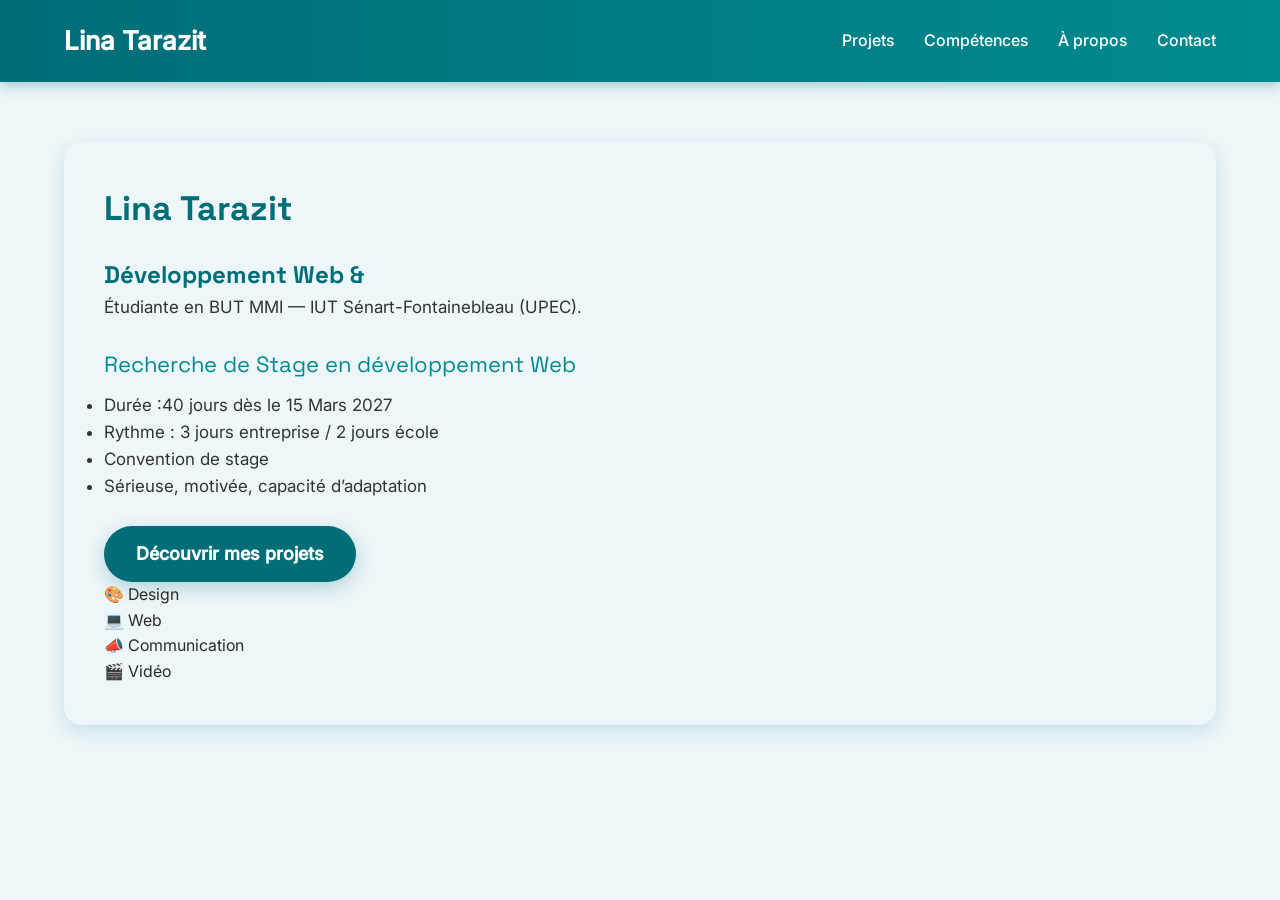
<file: index.html>
<!DOCTYPE html>
<html lang="fr">

<head>
    <meta charset="UTF-8">
    <title>Accueil - Portfolio Lina Tarazit</title>
    <link rel="stylesheet" href="style.css">
</head>

<body>

    <header>
        <nav>
            <h2 class="logo"><a href="index.html">Lina Tarazit</a></h2>
            <ul>
                <li><a href="projets.html">Projets</a></li>
                <li><a href="competences.html">Compétences</a></li>
                <li><a href="apropos.html">À propos</a></li>
                <li><a href="contact.html">Contact</a></li>
            </ul>
        </nav>


    </header>

    <section id="accueil">
        <h1>Lina Tarazit</h1>
        <h2>Développement Web & Création Interactive</h2>

        <p>Étudiante en BUT MMI — IUT Sénart-Fontainebleau (UPEC).</p>

        <h3>Recherche de Stage en développement Web</h3>
        <ul>
            <li>Durée :40 jours dès le 15 Mars 2027</li>
            <li>Rythme : 3 jours entreprise / 2 jours école</li>
            <li>Convention de stage</li>
            <li>Sérieuse, motivée, capacité d’adaptation</li>
        </ul>
        <a href="projets.html" class="btn-accueil">Découvrir mes projets</a>
        <div class="skills-icons">
            <div class="icon">🎨 Design</div>
            <div class="icon">💻 Web</div>
            <div class="icon">📣 Communication</div>
            <div class="icon">🎬 Vidéo</div>
        </div>
    </section>
    <script src="script.js"></script>
</body>

</html>
</file>
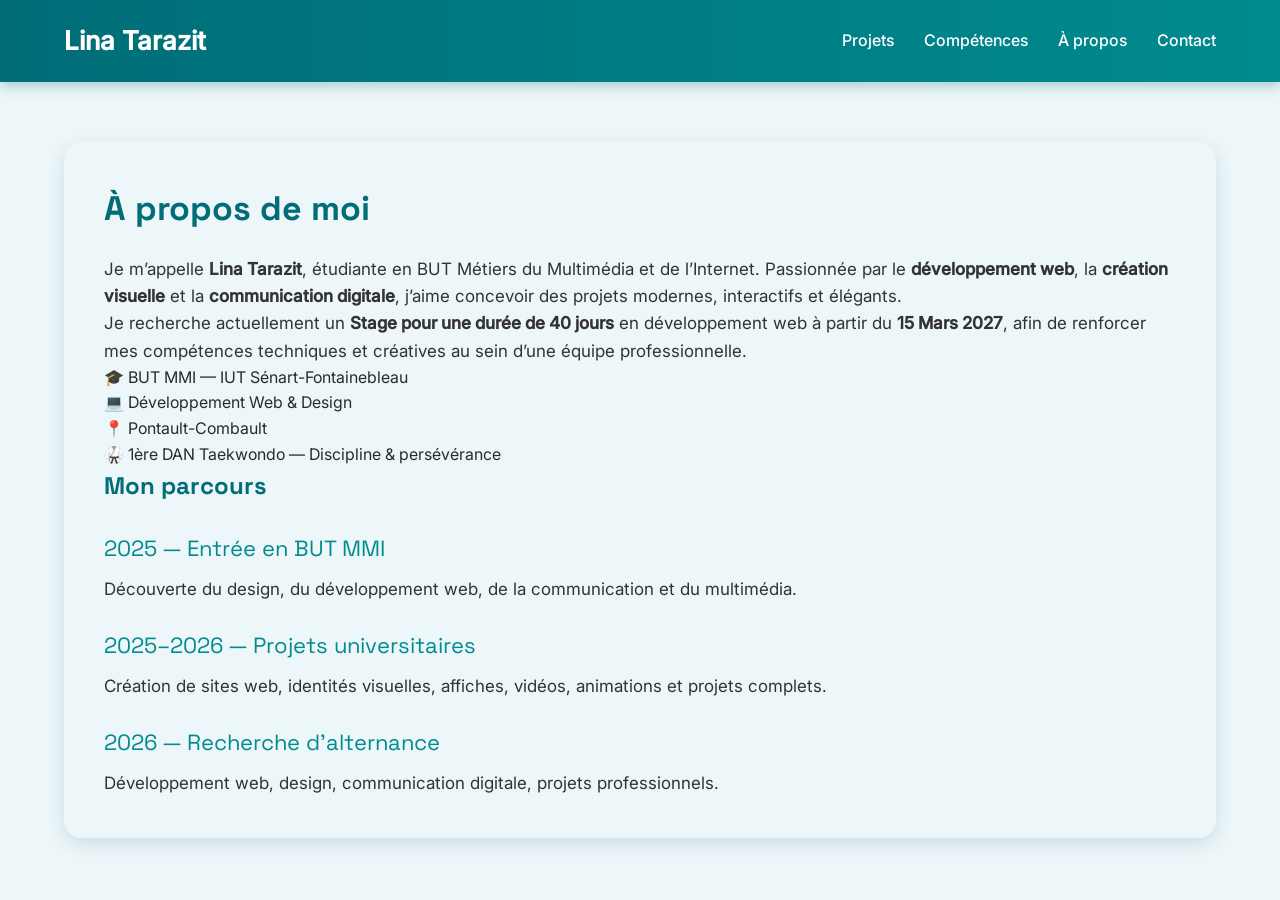
<file: apropos.html>
<!DOCTYPE html>
<html lang="fr">

<head>
    <meta charset="UTF-8">
    <title>À propos - Lina Tarazit</title>
    <link rel="stylesheet" href="style.css">
</head>

<body>

    <header>
        <nav>
            <h2 class="logo"><a href="index.html">Lina Tarazit</a></h2>
            <ul>
                <li><a href="projets.html">Projets</a></li>
                <li><a href="competences.html">Compétences</a></li>
                <li><a href="apropos.html">À propos</a></li>
                <li><a href="contact.html">Contact</a></li>
            </ul>
        </nav>

    </header>

    <section id="apropos">

        <h1>À propos de moi</h1>

        <div class="apropos-container">

            <!-- PHOTO -->
            <div class="apropos-photo">
                <div class="photo-circle"></div>
            </div>

            <!-- TEXTE -->
            <div class="apropos-texte">
                <p class="intro">
                    Je m’appelle <strong>Lina Tarazit</strong>, étudiante en BUT Métiers du Multimédia et de l’Internet.
                    Passionnée par le <strong>développement web</strong>, la <strong>création visuelle</strong> et la
                    <strong>communication digitale</strong>, j’aime concevoir des projets modernes, interactifs et
                    élégants.
                </p>

                <p class="intro">
                    Je recherche actuellement un <strong>Stage pour une durée de 40 jours</strong> en développement web à partir du
                    <strong>15 Mars 2027</strong>, afin de renforcer mes compétences techniques et créatives au sein
                    d’une équipe professionnelle.
                </p>

                <div class="infos">
                    <div class="info-item">🎓 BUT MMI — IUT Sénart-Fontainebleau</div>
                    <div class="info-item">💻 Développement Web & Design</div>
                    <div class="info-item">📍 Pontault-Combault</div>
                    <div class="info-item">🥋 1ère DAN Taekwondo — Discipline & persévérance</div>
                </div>
            </div>
        </div>

        <!-- PARCOURS -->
        <h2 class="timeline-title">Mon parcours</h2>

        <div class="timeline">

            <div class="timeline-item">
                <div class="timeline-dot"></div>
                <div class="timeline-content">
                    <h3>2025 — Entrée en BUT MMI</h3>
                    <p>Découverte du design, du développement web, de la communication et du multimédia.</p>
                </div>
            </div>

            <div class="timeline-item">
                <div class="timeline-dot"></div>
                <div class="timeline-content">
                    <h3>2025–2026 — Projets universitaires</h3>
                    <p>Création de sites web, identités visuelles, affiches, vidéos, animations et projets complets.</p>
                </div>
            </div>

            <div class="timeline-item">
                <div class="timeline-dot"></div>
                <div class="timeline-content">
                    <h3>2026 — Recherche d’alternance</h3>
                    <p>Développement web, design, communication digitale, projets professionnels.</p>
                </div>
            </div>

        </div>

    </section>

    <script src="script.js"></script>
</body>

</html>
</file>
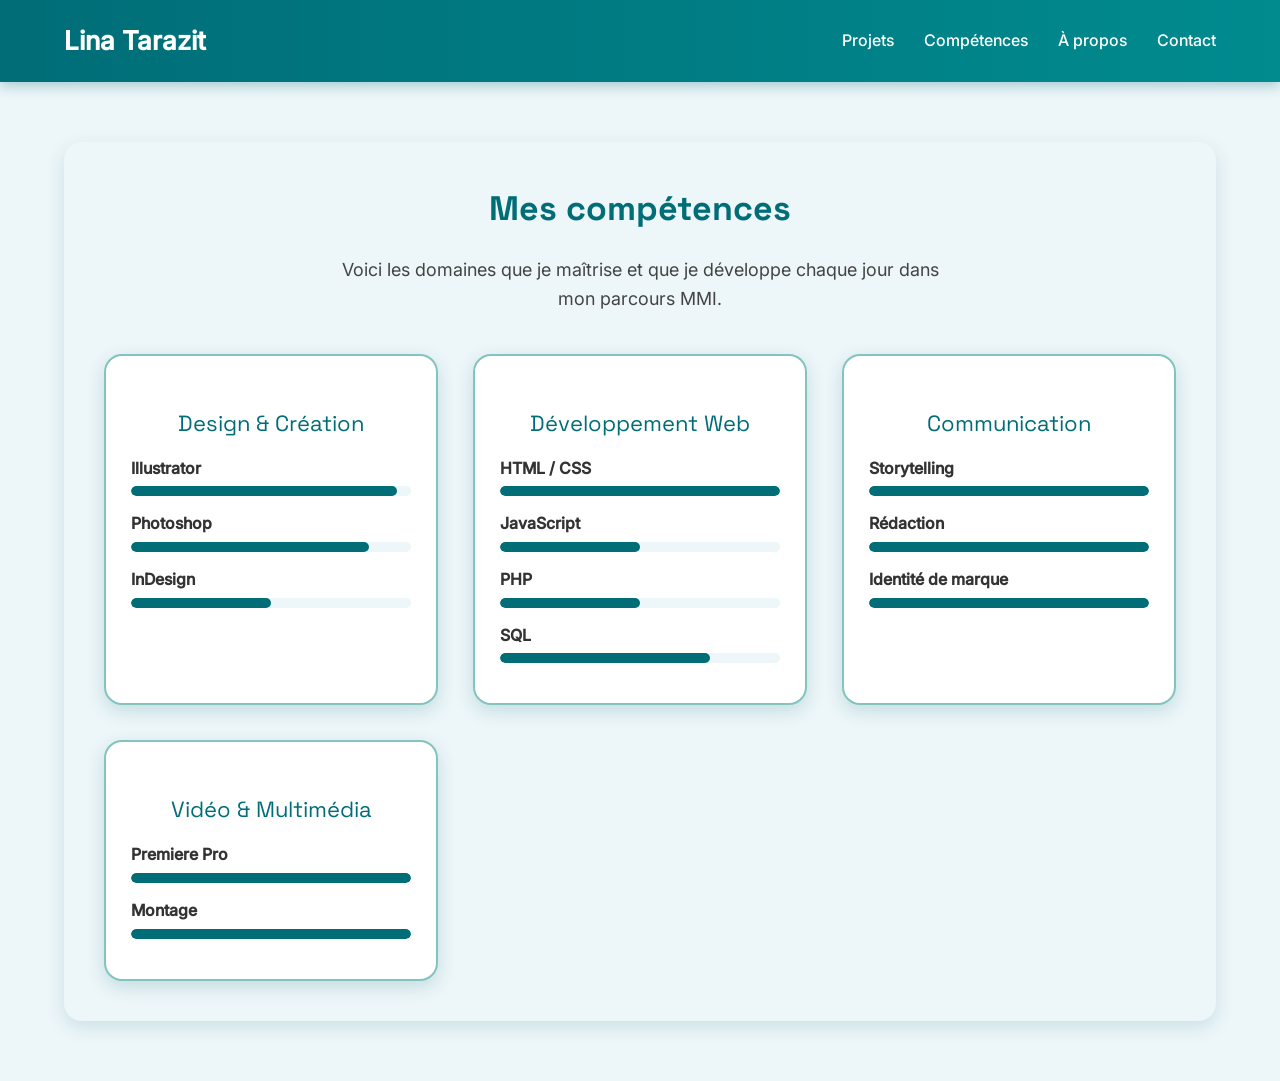
<file: competences.html>
<!DOCTYPE html>
<html lang="fr">

<head>
    <meta charset="UTF-8">
    <title>Compétences - Lina Tarazit</title>
    <link rel="stylesheet" href="style.css">
</head>

<body>

    <header>
        <nav>
            <h2 class="logo"><a href="index.html">Lina Tarazit</a></h2>
            <ul>
                <li><a href="projets.html">Projets</a></li>
                <li><a href="competences.html">Compétences</a></li>
                <li><a href="apropos.html">À propos</a></li>
                <li><a href="contact.html">Contact</a></li>
            </ul>
        </nav>

    </header>

    <section id="competences">
        <h1>Mes compétences</h1>

        <p class="competences-intro">
            Voici les domaines que je maîtrise et que je développe chaque jour dans mon parcours MMI.
        </p>

        <div class="competences-grid">

            <!-- DESIGN & CREATION -->
            <div class="competence-card">
                <h3>Design & Création</h3>

                <div class="skill">
                    <span>Illustrator</span>
                    <div class="bar">
                        <div class="progress" data-width="95%"></div>
                    </div>
                </div>

                <div class="skill">
                    <span>Photoshop</span>
                    <div class="bar">
                        <div class="progress" data-width="85%"></div>
                    </div>
                </div>

                <div class="skill">
                    <span>InDesign</span>
                    <div class="bar">
                        <div class="progress" data-width="50%"></div>
                    </div>
                </div>
            </div>

            <!-- DEVELOPPEMENT WEB -->
            <div class="competence-card">
                <h3>Développement Web</h3>

                <div class="skill">
                    <span>HTML / CSS</span>
                    <div class="bar">
                        <div class="progress" data-width="100%"></div>
                    </div>
                </div>

                <div class="skill">
                    <span>JavaScript</span>
                    <div class="bar">
                        <div class="progress" data-width="50%"></div>
                    </div>
                </div>

                <div class="skill">
                    <span>PHP</span>
                    <div class="bar">
                        <div class="progress" data-width="50%"></div>
                    </div>
                </div>

                <div class="skill">
                    <span>SQL</span>
                    <div class="bar">
                        <div class="progress" data-width="75%"></div>
                    </div>
                </div>
            </div>

            <!-- COMMUNICATION -->
            <div class="competence-card">
                <h3>Communication</h3>

                <div class="skill">
                    <span>Storytelling</span>
                    <div class="bar">
                        <div class="progress" data-width="100%"></div>
                    </div>
                </div>

                <div class="skill">
                    <span>Rédaction</span>
                    <div class="bar">
                        <div class="progress" data-width="100%"></div>
                    </div>
                </div>

                <div class="skill">
                    <span>Identité de marque</span>
                    <div class="bar">
                        <div class="progress" data-width="100%"></div>
                    </div>
                </div>
            </div>

            <!-- MULTIMEDIA -->
            <div class="competence-card">
                <h3>Vidéo & Multimédia</h3>

                <div class="skill">
                    <span>Premiere Pro</span>
                    <div class="bar">
                        <div class="progress" data-width="100%"></div>
                    </div>
                </div>

                <div class="skill">
                    <span>Montage</span>
                    <div class="bar">
                        <div class="progress" data-width="100%"></div>
                    </div>
                </div>
            </div>

        </div>
    </section>


    <script src="script.js"></script>

</body>

</html>
</file>
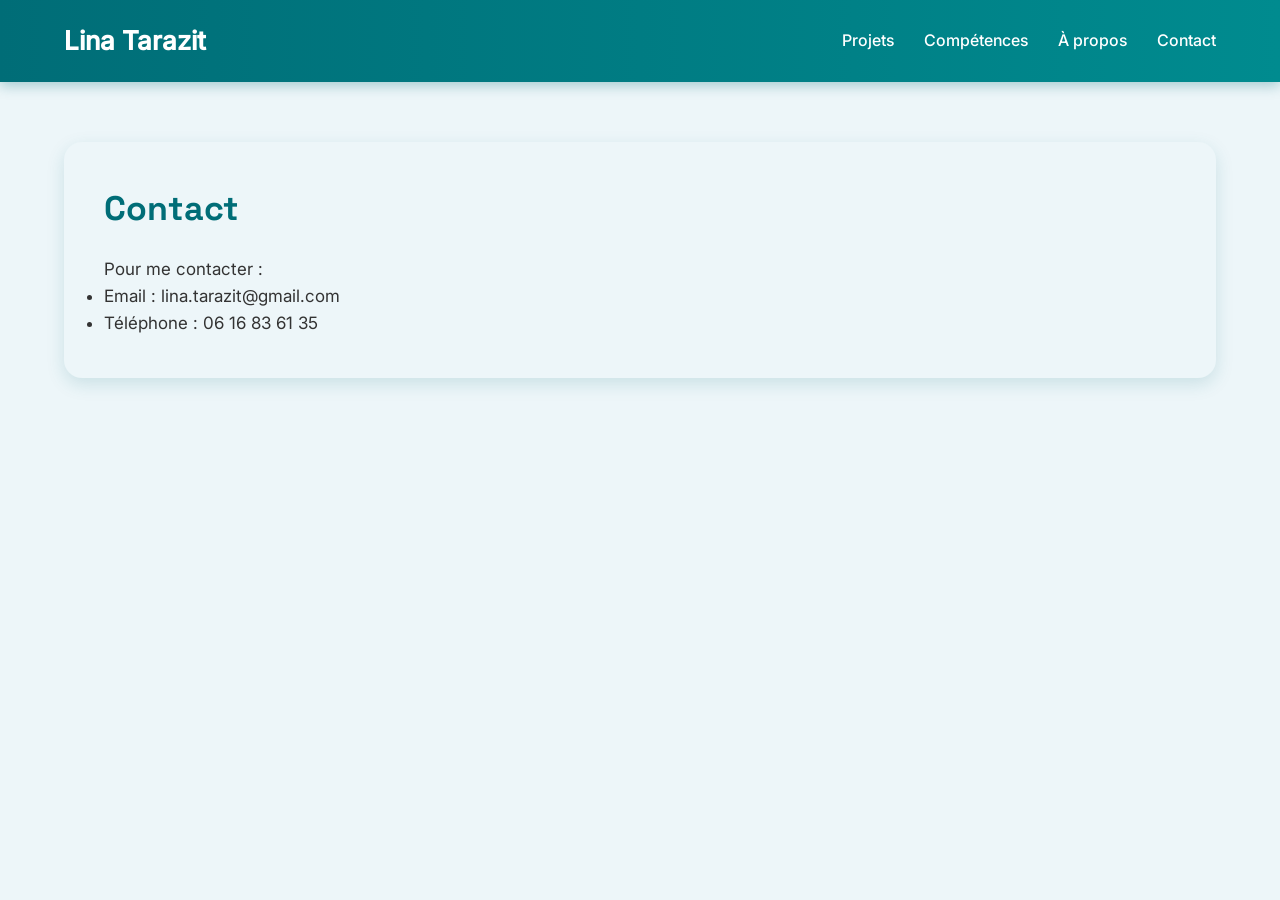
<file: contact.html>
<!DOCTYPE html>
<html lang="fr">

<head>
    <meta charset="UTF-8">
    <title>Contact - Lina Tarazit</title>
    <link rel="stylesheet" href="style.css">
</head>

<body>

    <header>
        <nav>
            <h2 class="logo"><a href="index.html">Lina Tarazit</a></h2>
            <ul>
                <li><a href="projets.html">Projets</a></li>
                <li><a href="competences.html">Compétences</a></li>
                <li><a href="apropos.html">À propos</a></li>
                <li><a href="contact.html">Contact</a></li>
            </ul>
        </nav>

    </header>

    <section id="contact">
        <h1>Contact</h1>
        <p>Pour me contacter :</p>

        <ul>
            <li>Email : lina.tarazit@gmail.com</li>
            <li>Téléphone : 06 16 83 61 35</li>
        </ul>
    </section>


</body>

</html>
</file>
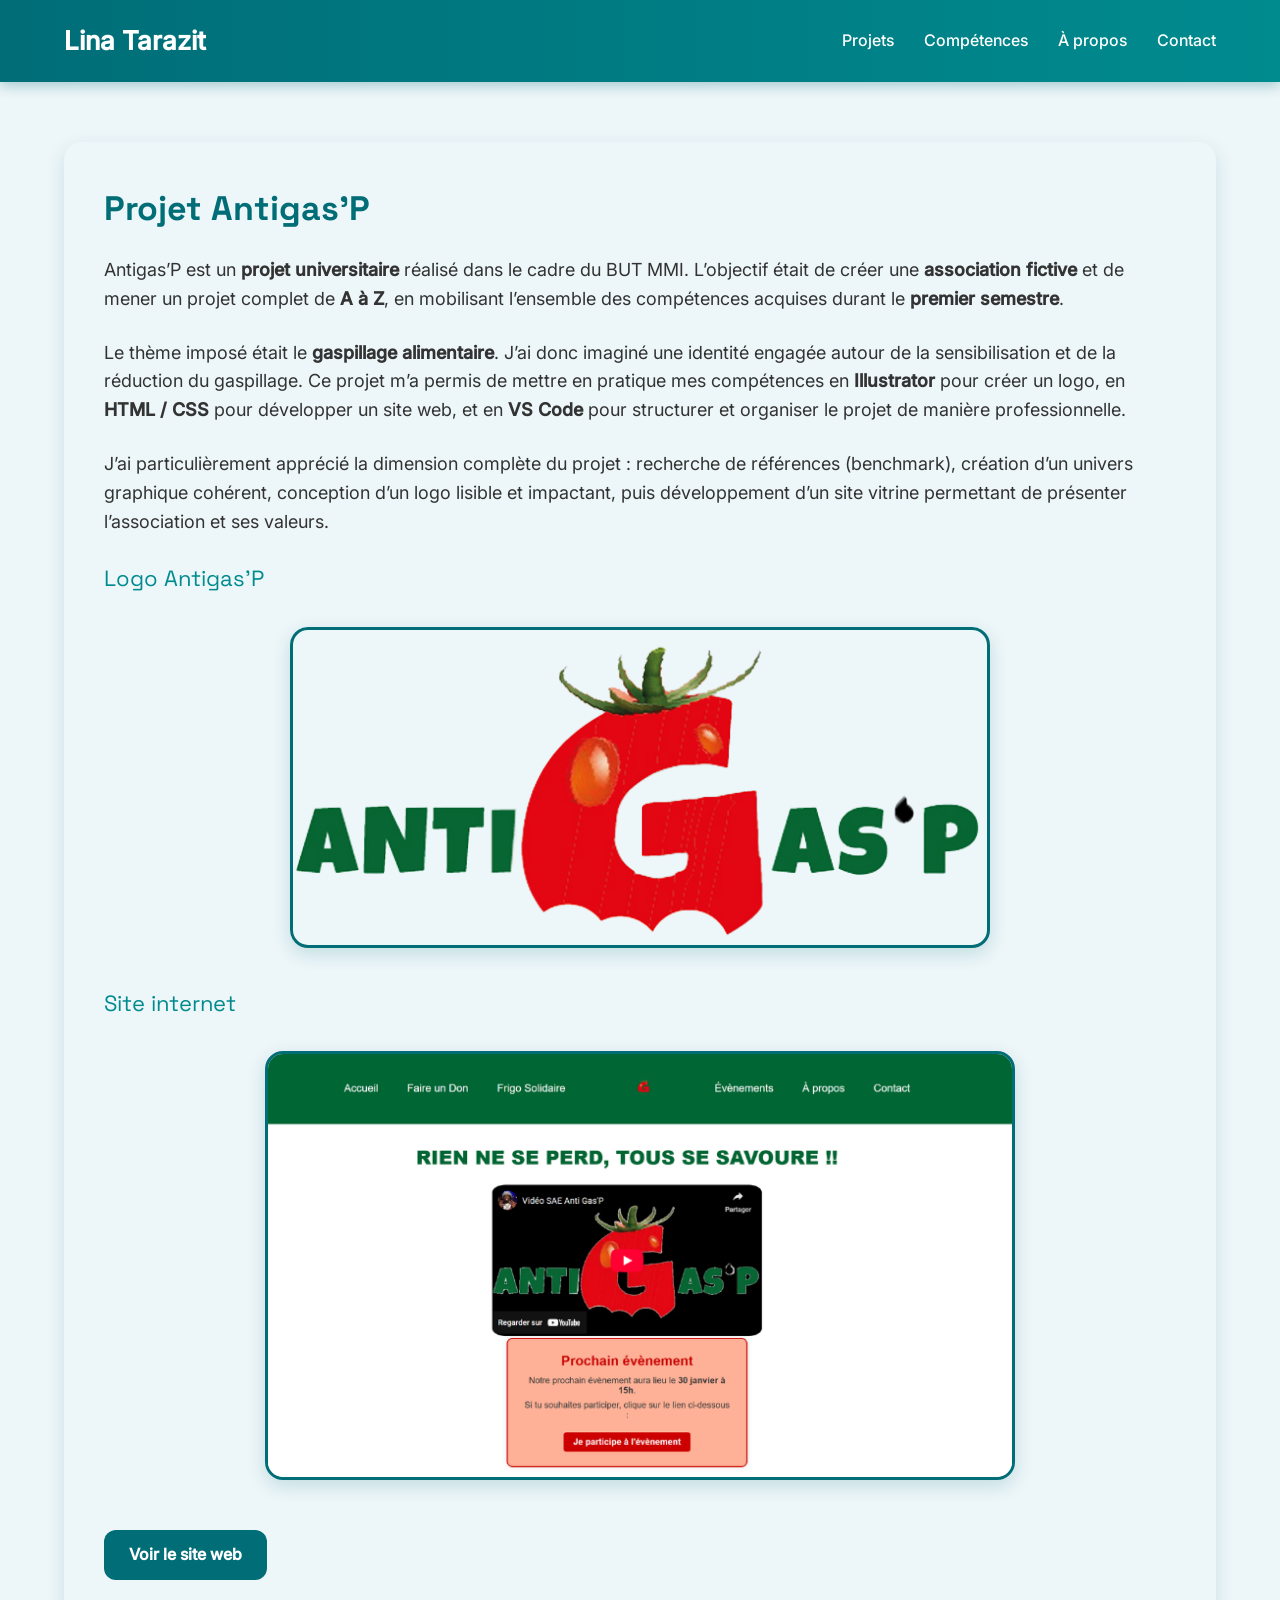
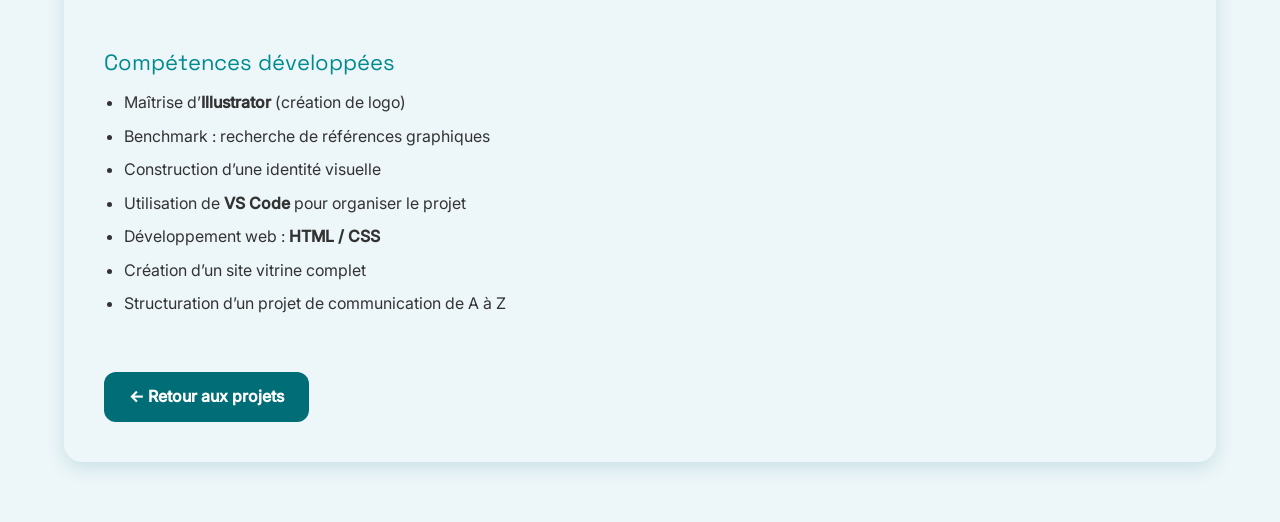
<file: projet-antigasp.html>
<!DOCTYPE html>
<html lang="fr">

<head>
    <meta charset="UTF-8">
    <title>Projet Antigas’P – Lina Tarazit</title>
    <link rel="stylesheet" href="style.css">
    <script src="script.js" defer></script>
</head>

<body>

    <header>
        <nav>
            <h2 class="logo"><a href="index.html">Lina Tarazit</a></h2>
            <ul>
                <li><a href="projets.html">Projets</a></li>
                <li><a href="competences.html">Compétences</a></li>
                <li><a href="apropos.html">À propos</a></li>
                <li><a href="contact.html">Contact</a></li>
            </ul>
        </nav>
    </header>

    <section id="projet-detail">

        <h1>Projet Antigas’P</h1>

        <p class="projet-desc">
            Antigas’P est un <strong>projet universitaire</strong> réalisé dans le cadre du BUT MMI.
            L’objectif était de créer une <strong>association fictive</strong> et de mener un projet complet
            de <strong>A à Z</strong>, en mobilisant l’ensemble des compétences acquises durant le
            <strong>premier semestre</strong>.
        </p>

        <p class="projet-desc">
            Le thème imposé était le <strong>gaspillage alimentaire</strong>. J’ai donc imaginé une identité
            engagée autour de la sensibilisation et de la réduction du gaspillage. Ce projet m’a permis de
            mettre en pratique mes compétences en <strong>Illustrator</strong> pour créer un logo, en
            <strong>HTML / CSS</strong> pour développer un site web, et en <strong>VS Code</strong> pour
            structurer et organiser le projet de manière professionnelle.
        </p>

        <p class="projet-desc">
            J’ai particulièrement apprécié la dimension complète du projet : recherche de références
            (benchmark), création d’un univers graphique cohérent, conception d’un logo lisible et impactant,
            puis développement d’un site vitrine permettant de présenter l’association et ses valeurs.
        </p>


        <h3>Logo Antigas’P</h3>

        <div class="affiche-container">
            <img src="images/Logo_AntiGasP.png" alt="Logo Antigas’P" class="affiche-img">
        </div>

        <h3>Site internet</h3>

        <div class="site-container">
            <img src="images/SiteAntiGasp.png" alt="Site Antigas’P" class="site-img">
        </div>

        <a href="https://but1.mmi-iutsf.org/S1/2026_S1/groupe_a/" target="_blank" class="site-btn">Voir le site web</a>

        <h3>Compétences développées</h3>
        <ul class="projet-list">
            <li>Maîtrise d’<strong>Illustrator</strong> (création de logo)</li>
            <li>Benchmark : recherche de références graphiques</li>
            <li>Construction d’une identité visuelle</li>
            <li>Utilisation de <strong>VS Code</strong> pour organiser le projet</li>
            <li>Développement web : <strong>HTML / CSS</strong></li>
            <li>Création d’un site vitrine complet</li>
            <li>Structuration d’un projet de communication de A à Z</li>
        </ul>


        <a href="projets.html" class="retour-btn">← Retour aux projets</a>

    </section>

</body>

</html>
</file>
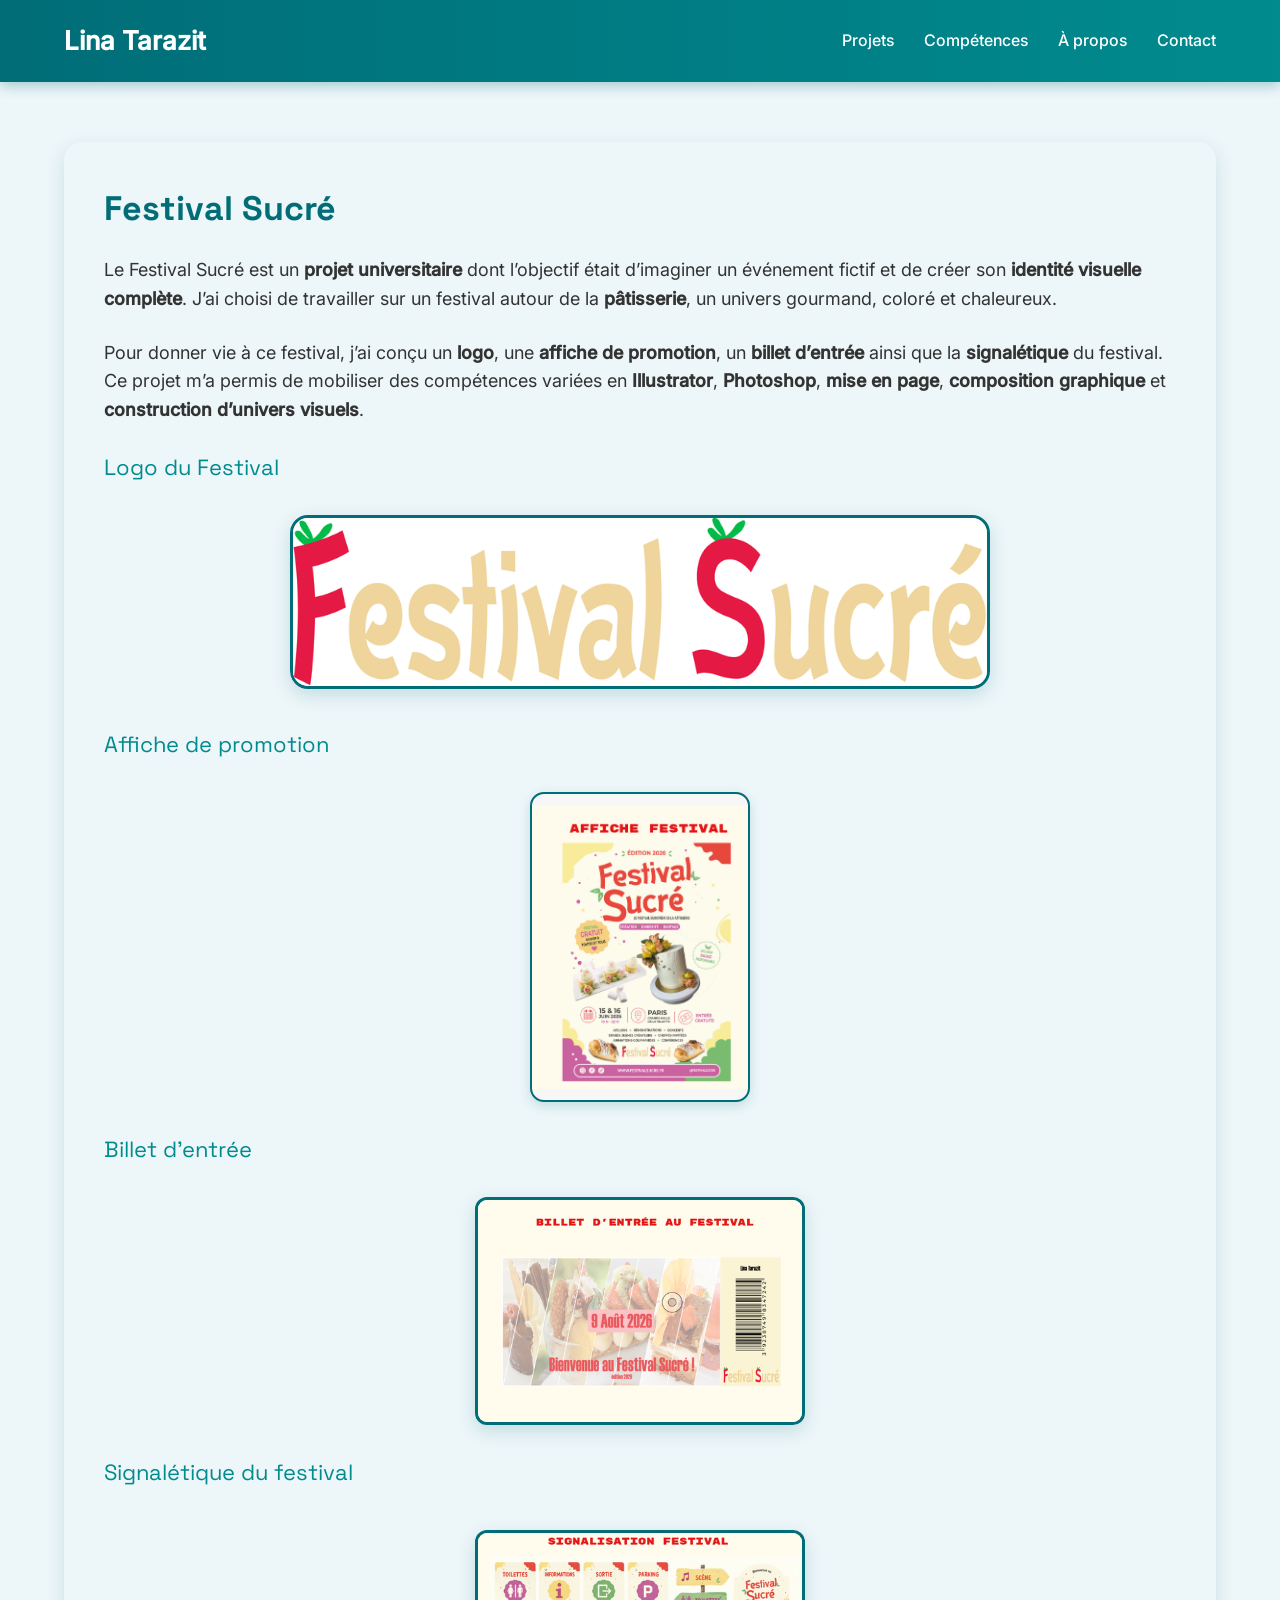
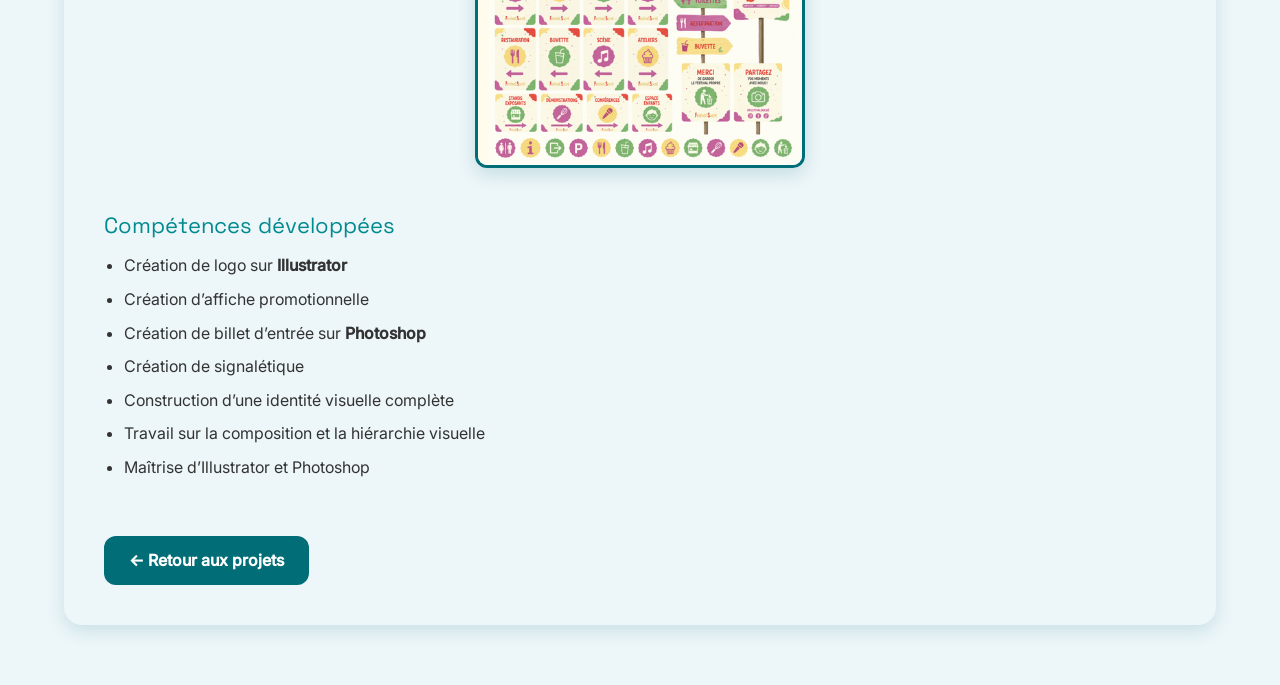
<file: projet-festival-sucre.html>
<!DOCTYPE html>
<html lang="fr">

<head>
    <meta charset="UTF-8">
    <title>Festival Sucré – Lina Tarazit</title>
    <link rel="stylesheet" href="style.css">
    <script src="script.js" defer></script>
</head>

<body>

<header>
    <nav>
        <h2 class="logo"><a href="index.html">Lina Tarazit</a></h2>
        <ul>
            <li><a href="projets.html">Projets</a></li>
            <li><a href="competences.html">Compétences</a></li>
            <li><a href="apropos.html">À propos</a></li>
            <li><a href="contact.html">Contact</a></li>
        </ul>
    </nav>
</header>

<section id="projet-detail">

    <h1>Festival Sucré</h1>

    <p class="projet-desc">
        Le Festival Sucré est un <strong>projet universitaire</strong> dont l’objectif était d’imaginer un 
        événement fictif et de créer son <strong>identité visuelle complète</strong>. J’ai choisi de travailler 
        sur un festival autour de la <strong>pâtisserie</strong>, un univers gourmand, coloré et chaleureux.
    </p>

    <p class="projet-desc">
        Pour donner vie à ce festival, j’ai conçu un <strong>logo</strong>, une <strong>affiche de promotion</strong>, 
        un <strong>billet d’entrée</strong> ainsi que la <strong>signalétique</strong> du festival. Ce projet m’a permis 
        de mobiliser des compétences variées en <strong>Illustrator</strong>, <strong>Photoshop</strong>, 
        <strong>mise en page</strong>, <strong>composition graphique</strong> et <strong>construction d’univers visuels</strong>.
    </p>

    <!-- Logo -->
    <h3>Logo du Festival</h3>
    <div class="affiche-container">
        <img src="images/LogoFestivalSucre.png" alt="Logo Festival Sucré" class="affiche-img">
    </div>

    <!-- Affiche de promotion -->
    <h3>Affiche de promotion</h3>
    <div class="affiche-container">
        <img src="images/AfficheFestival.png" alt="Affiche Festival Sucré" class="affiche-festival">
    </div>

    <!-- Billet d’entrée -->
    <h3>Billet d’entrée</h3>
    <div class="billet-container">
        <img src="images/BilletFestival.png" alt="Billet Festival Sucré" class="billet-img">
    </div>

    <!-- Signalétique -->
    <h3>Signalétique du festival</h3>
    <div class="signal-grid">
        <img src="images/SignaletiqueFestival.png" class="signal-item" alt="Signalétique 1">
    </div>

    <h3>Compétences développées</h3>
    <ul class="projet-list">
        <li>Création de logo sur <strong>Illustrator</strong></li>
        <li>Création d’affiche promotionnelle</li>
        <li>Création de billet d’entrée sur <strong>Photoshop</strong></li>
        <li>Création de signalétique</li>
        <li>Construction d’une identité visuelle complète</li>
        <li>Travail sur la composition et la hiérarchie visuelle</li>
        <li>Maîtrise d’Illustrator et Photoshop</li>
    </ul>

    <a href="projets.html" class="retour-btn">← Retour aux projets</a>

</section>

</body>
</html>
</file>
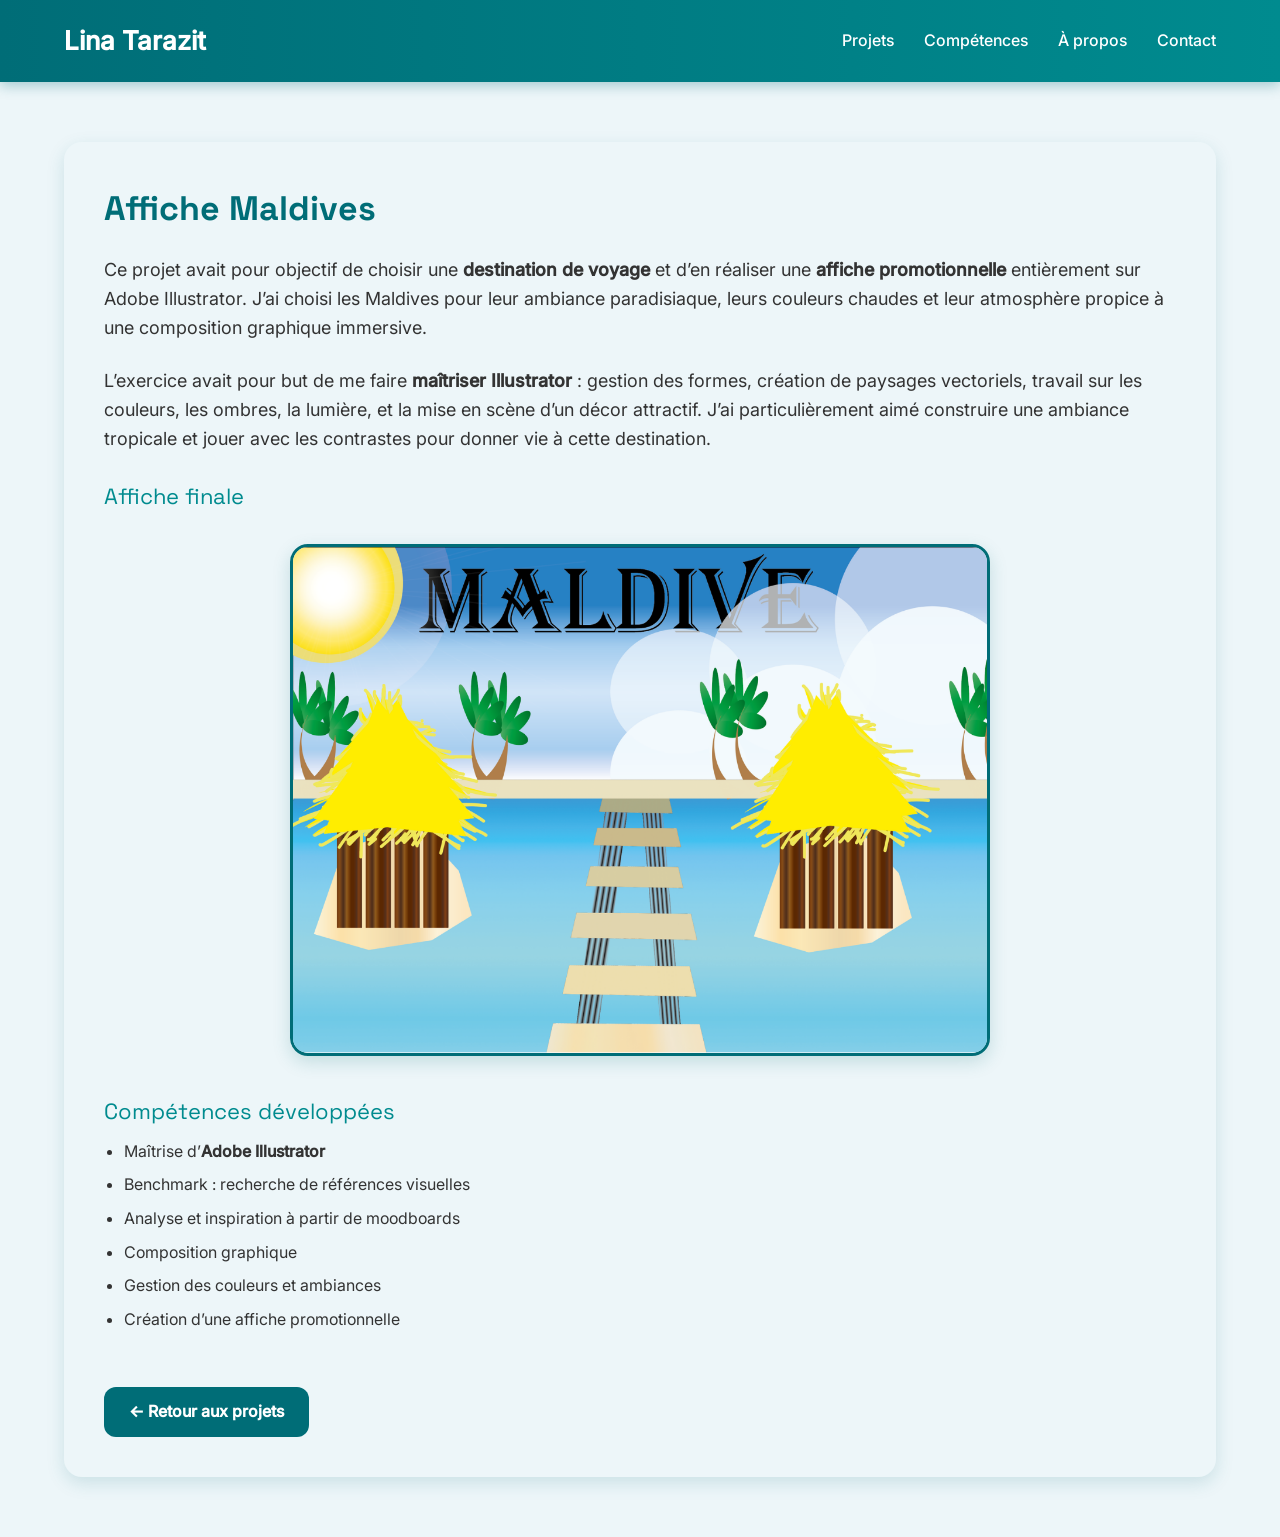
<file: projet-maldives.html>
<!DOCTYPE html>
<html lang="fr">

<head>
    <meta charset="UTF-8">
    <title>Affiche Maldives – Lina Tarazit</title>
    <link rel="stylesheet" href="style.css">
    <script src="script.js" defer></script>
</head>

<body>

    <header>
        <nav>
            <h2 class="logo"><a href="index.html">Lina Tarazit</a></h2>
            <ul>
                <li><a href="projets.html">Projets</a></li>
                <li><a href="competences.html">Compétences</a></li>
                <li><a href="apropos.html">À propos</a></li>
                <li><a href="contact.html">Contact</a></li>
            </ul>
        </nav>
    </header>

    <section id="projet-detail">

        <h1>Affiche Maldives</h1>

        <p class="projet-desc">
            Ce projet avait pour objectif de choisir une <strong>destination de voyage</strong> et d’en réaliser
            une <strong>affiche promotionnelle</strong> entièrement sur Adobe Illustrator.
            J’ai choisi les Maldives pour leur ambiance paradisiaque, leurs couleurs chaudes et leur atmosphère
            propice à une composition graphique immersive.
        </p>

        <p class="projet-desc">
            L’exercice avait pour but de me faire <strong>maîtriser Illustrator</strong> : gestion des formes,
            création de paysages vectoriels, travail sur les couleurs, les ombres, la lumière, et la mise en
            scène d’un décor attractif.
            J’ai particulièrement aimé construire une ambiance tropicale et jouer avec les contrastes pour
            donner vie à cette destination.
        </p>


        <h3>Affiche finale</h3>

        <div class="affiche-container">
            <img src="images/Affiche_Maldive.png" alt="Affiche Maldives" class="affiche-img">
        </div>

        <h3>Compétences développées</h3>
        <ul class="projet-list">
            <li>Maîtrise d’<strong>Adobe Illustrator</strong></li>
            <li>Benchmark : recherche de références visuelles</li>
            <li>Analyse et inspiration à partir de moodboards</li>
            <li>Composition graphique</li>
            <li>Gestion des couleurs et ambiances</li>
            <li>Création d’une affiche promotionnelle</li>
        </ul>


        <a href="projets.html" class="retour-btn">← Retour aux projets</a>

    </section>

</body>

</html>
</file>
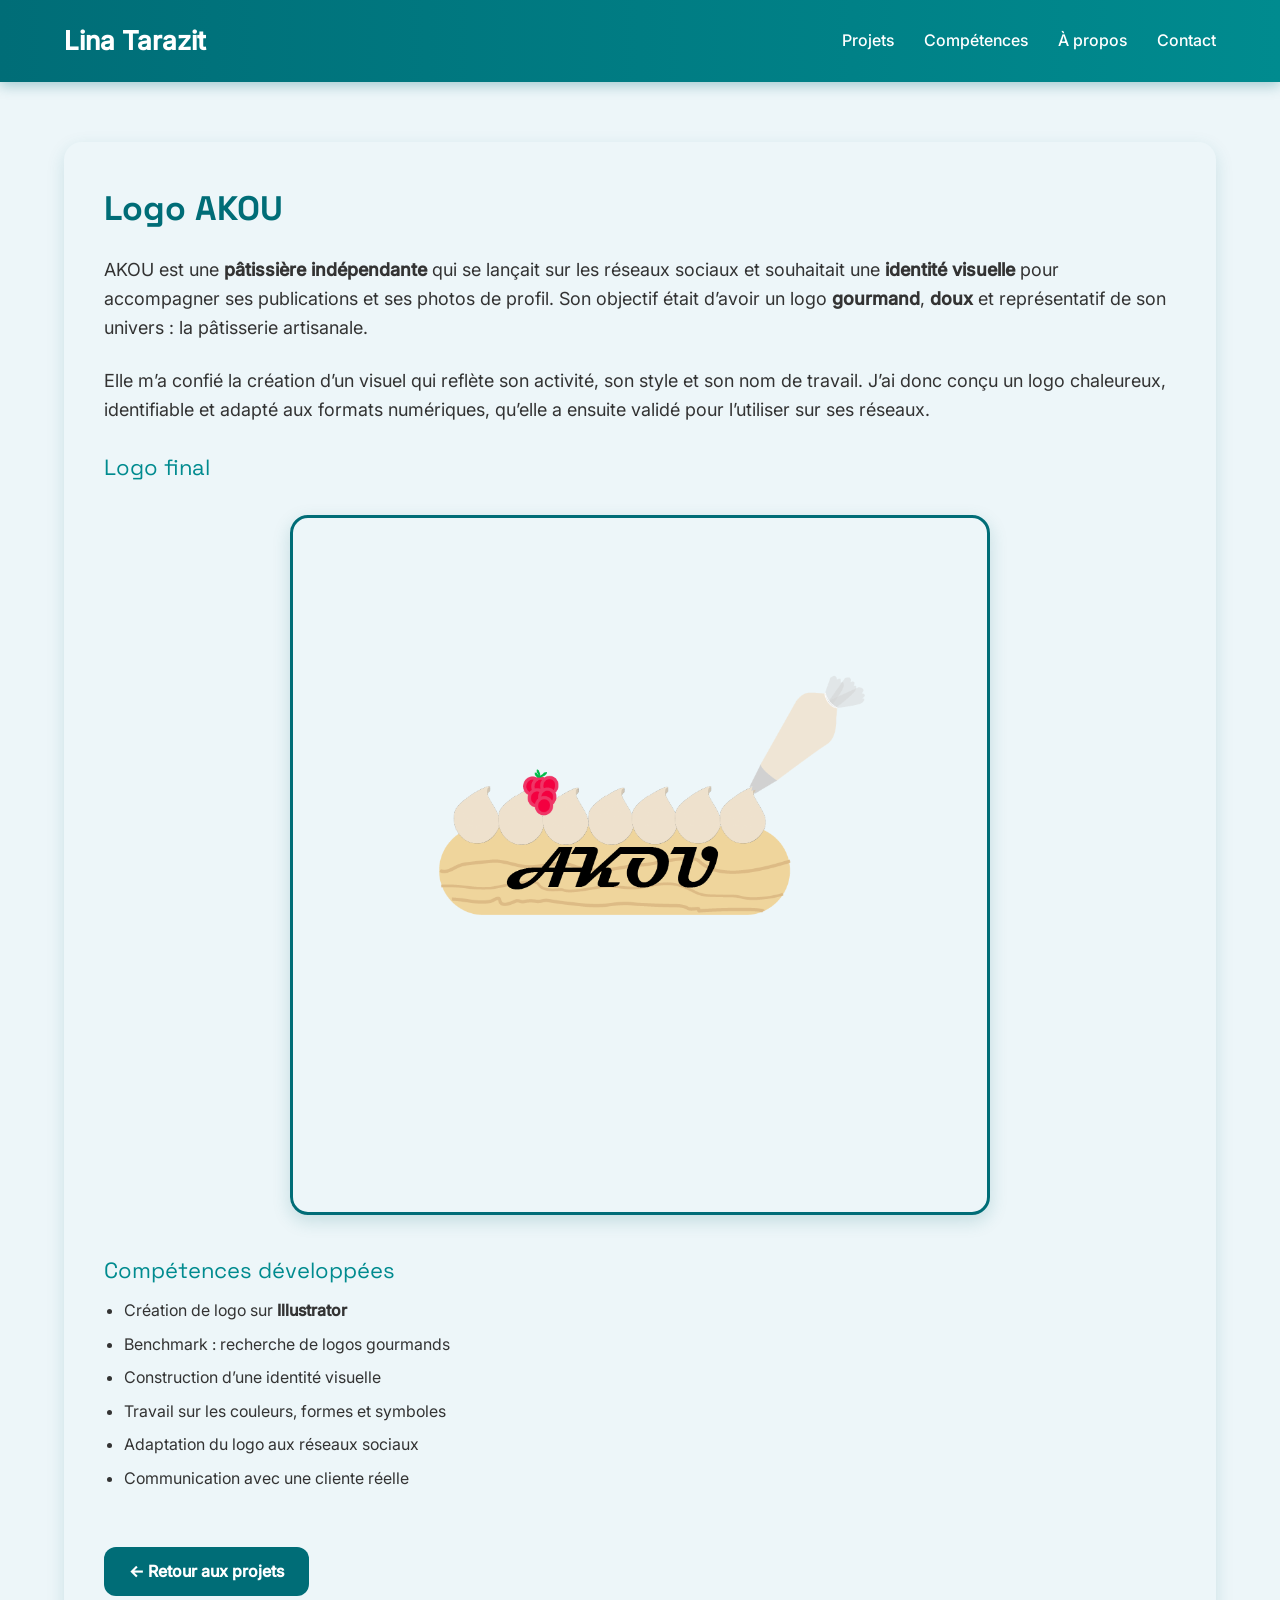
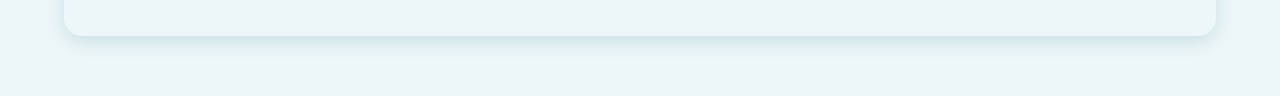
<file: projet-patissier.html>
<!DOCTYPE html>
<html lang="fr">

<head>
    <meta charset="UTF-8">
    <title>Logo AKOU – Lina Tarazit</title>
    <link rel="stylesheet" href="style.css">
    <script src="script.js" defer></script>
</head>

<body>

<header>
    <nav>
        <h2 class="logo"><a href="index.html">Lina Tarazit</a></h2>
        <ul>
            <li><a href="projets.html">Projets</a></li>
            <li><a href="competences.html">Compétences</a></li>
            <li><a href="apropos.html">À propos</a></li>
            <li><a href="contact.html">Contact</a></li>
        </ul>
    </nav>
</header>

<section id="projet-detail">

    <h1>Logo AKOU</h1>

    <p class="projet-desc">
        AKOU est une <strong>pâtissière indépendante</strong> qui se lançait sur les réseaux sociaux et 
        souhaitait une <strong>identité visuelle</strong> pour accompagner ses publications et ses photos 
        de profil. Son objectif était d’avoir un logo <strong>gourmand</strong>, <strong>doux</strong> et 
        représentatif de son univers : la pâtisserie artisanale.
    </p>

    <p class="projet-desc">
        Elle m’a confié la création d’un visuel qui reflète son activité, son style et son nom de travail. 
        J’ai donc conçu un logo chaleureux, identifiable et adapté aux formats numériques, qu’elle a 
        ensuite validé pour l’utiliser sur ses réseaux.
    </p>

    <h3>Logo final</h3>

    <div class="affiche-container">
        <img src="images/LogoAkou.png" alt="Logo AKOU" class="affiche-img">
    </div>

    <h3>Compétences développées</h3>
    <ul class="projet-list">
        <li>Création de logo sur <strong>Illustrator</strong></li>
        <li>Benchmark : recherche de logos gourmands</li>
        <li>Construction d’une identité visuelle</li>
        <li>Travail sur les couleurs, formes et symboles</li>
        <li>Adaptation du logo aux réseaux sociaux</li>
        <li>Communication avec une cliente réelle</li>
    </ul>

    <a href="projets.html" class="retour-btn">← Retour aux projets</a>

</section>

</body>
</html>
</file>
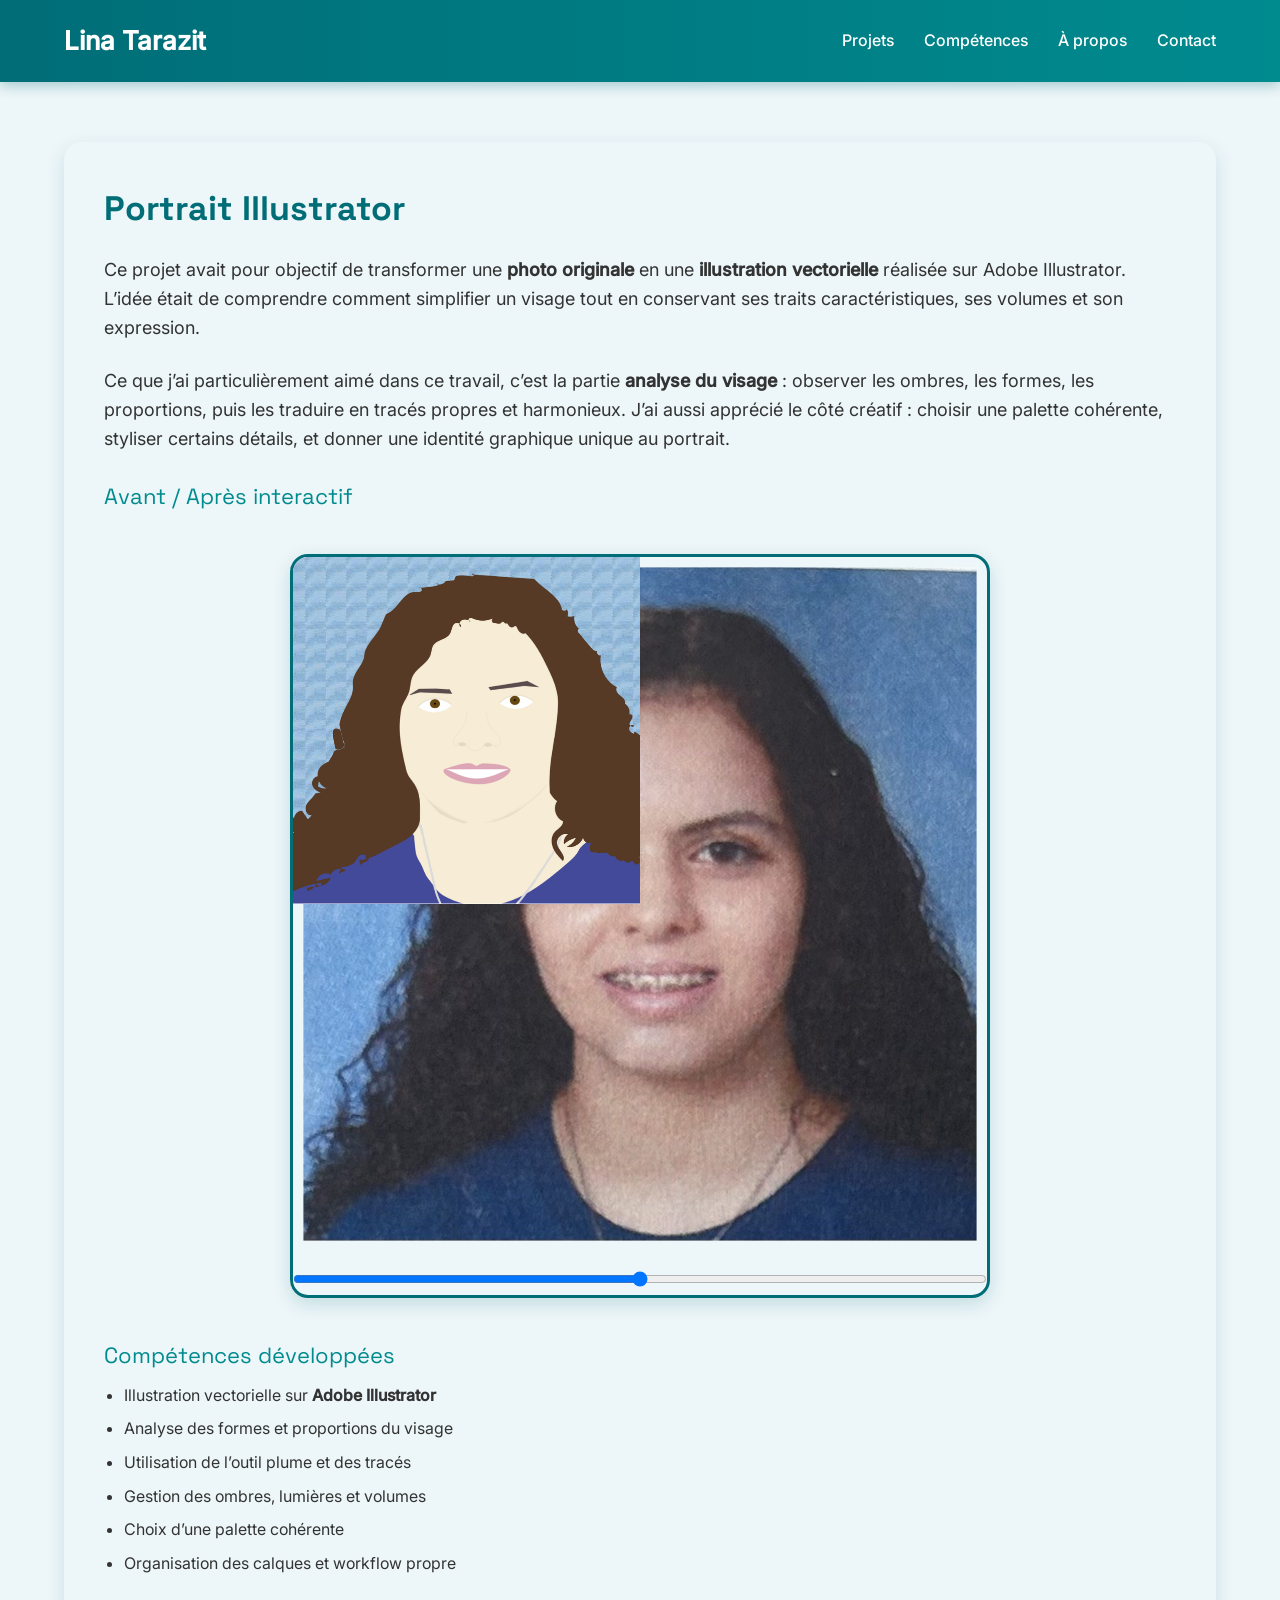
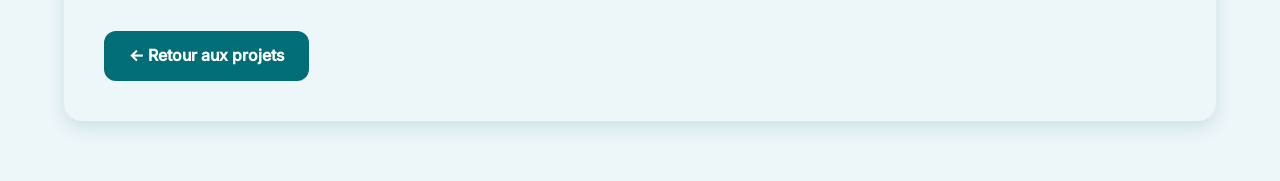
<file: projet-portrait.html>
<!DOCTYPE html>
<html lang="fr">

<head>
    <meta charset="UTF-8">
    <title>Portrait Illustrator – Lina Tarazit</title>
    <link rel="stylesheet" href="style.css">
    <script src="script.js" defer></script>
</head>

<body>

<header>
    <nav>
        <h2 class="logo"><a href="index.html">Lina Tarazit</a></h2>
        <ul>
            <li><a href="projets.html">Projets</a></li>
            <li><a href="competences.html">Compétences</a></li>
            <li><a href="apropos.html">À propos</a></li>
            <li><a href="contact.html">Contact</a></li>
        </ul>
    </nav>
</header>

<section id="projet-detail">

    <h1>Portrait Illustrator</h1>

    <p class="projet-desc">
        Ce projet avait pour objectif de transformer une <strong>photo originale</strong> en une 
        <strong>illustration vectorielle</strong> réalisée sur Adobe Illustrator.  
        L’idée était de comprendre comment simplifier un visage tout en conservant ses traits 
        caractéristiques, ses volumes et son expression.
    </p>

    <p class="projet-desc">
        Ce que j’ai particulièrement aimé dans ce travail, c’est la partie <strong>analyse du visage</strong> :
        observer les ombres, les formes, les proportions, puis les traduire en tracés propres et 
        harmonieux. J’ai aussi apprécié le côté créatif : choisir une palette cohérente, styliser 
        certains détails, et donner une identité graphique unique au portrait.
    </p>

    <h3>Avant / Après interactif</h3>

    <div class="slider-container">
        <div class="slider-img original">
            <img src="images/PortraitOriginal.jpg" alt="Photo originale">
        </div>

        <div class="slider-img vector">
            <img src="images/AutoPortrait.png" alt="Portrait vectoriel">
        </div>

        <input type="range" min="0" max="100" value="50" class="slider-range">
    </div>

    <h3>Compétences développées</h3>
    <ul class="projet-list">
        <li>Illustration vectorielle sur <strong>Adobe Illustrator</strong></li>
        <li>Analyse des formes et proportions du visage</li>
        <li>Utilisation de l’outil plume et des tracés</li>
        <li>Gestion des ombres, lumières et volumes</li>
        <li>Choix d’une palette cohérente</li>
        <li>Organisation des calques et workflow propre</li>
    </ul>

    <a href="projets.html" class="retour-btn">← Retour aux projets</a>

</section>
 <script src="script.js"></script>
</body>
</html>
</file>
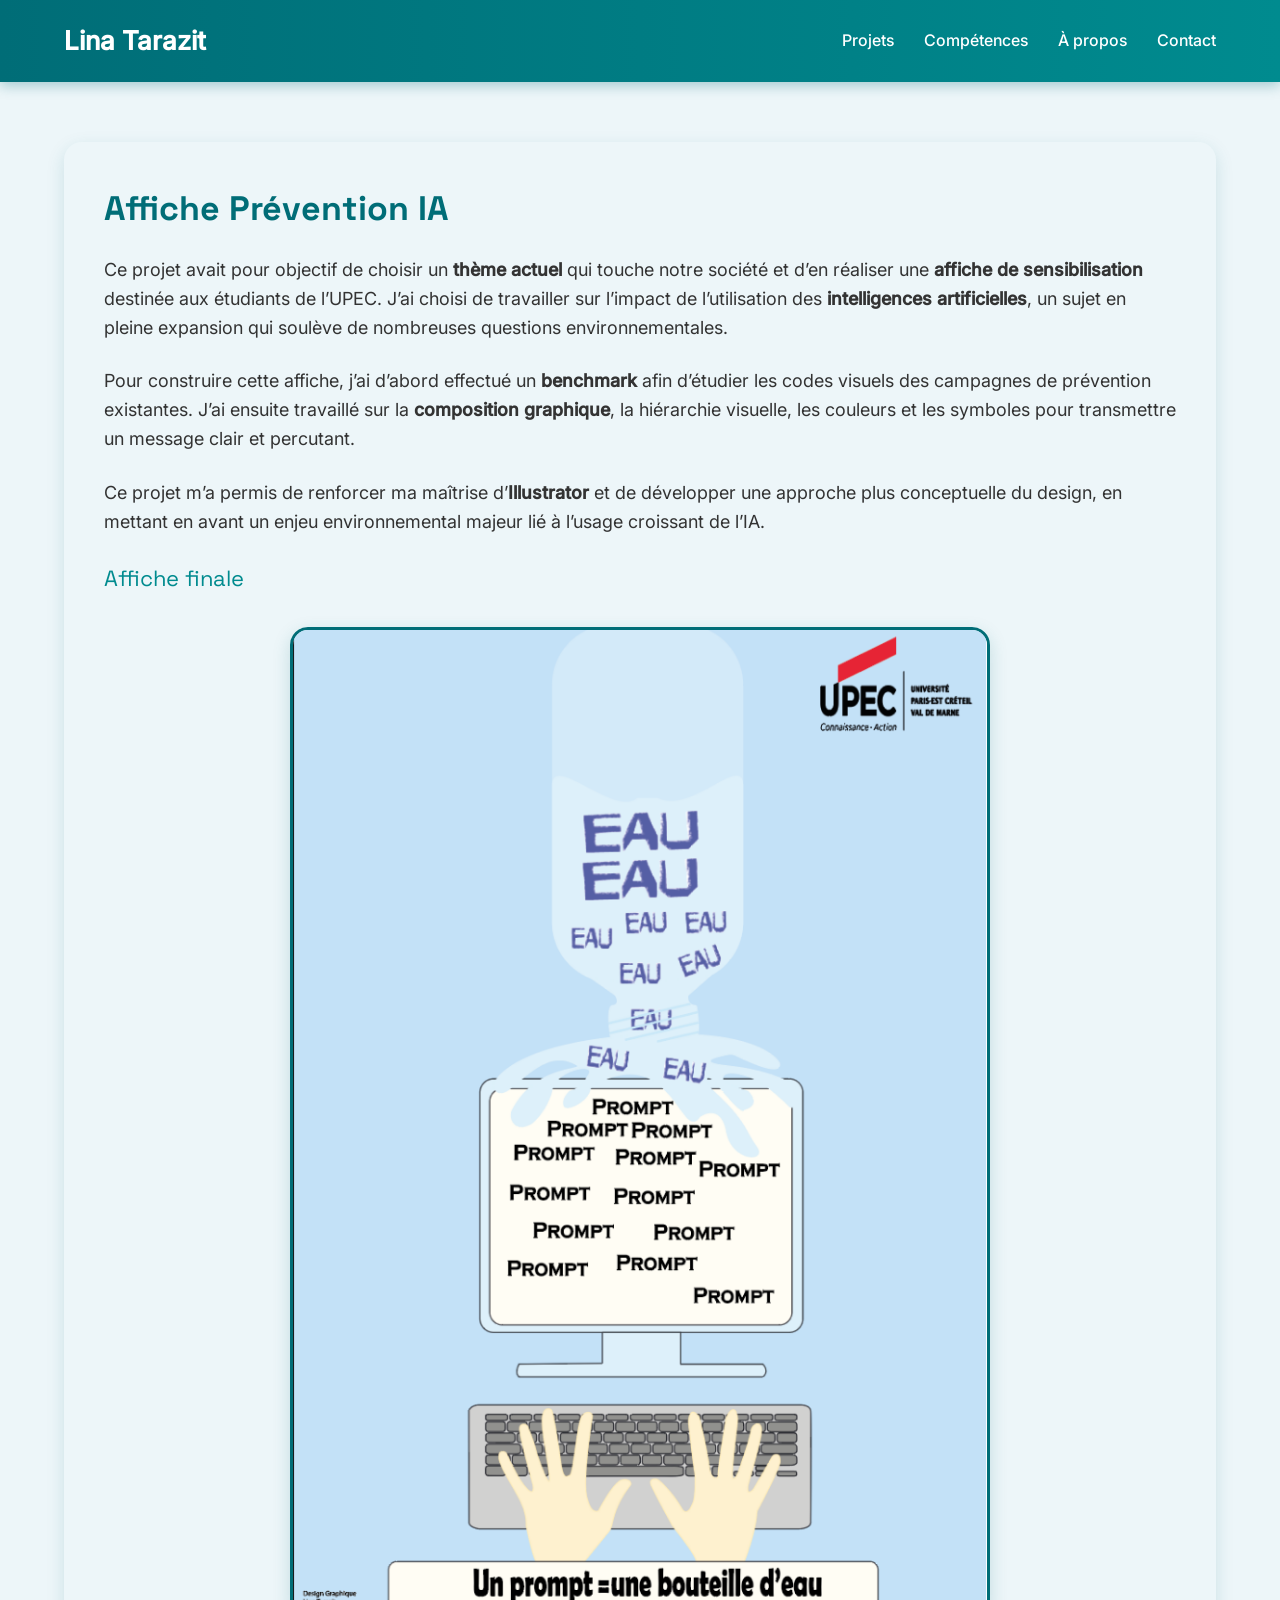
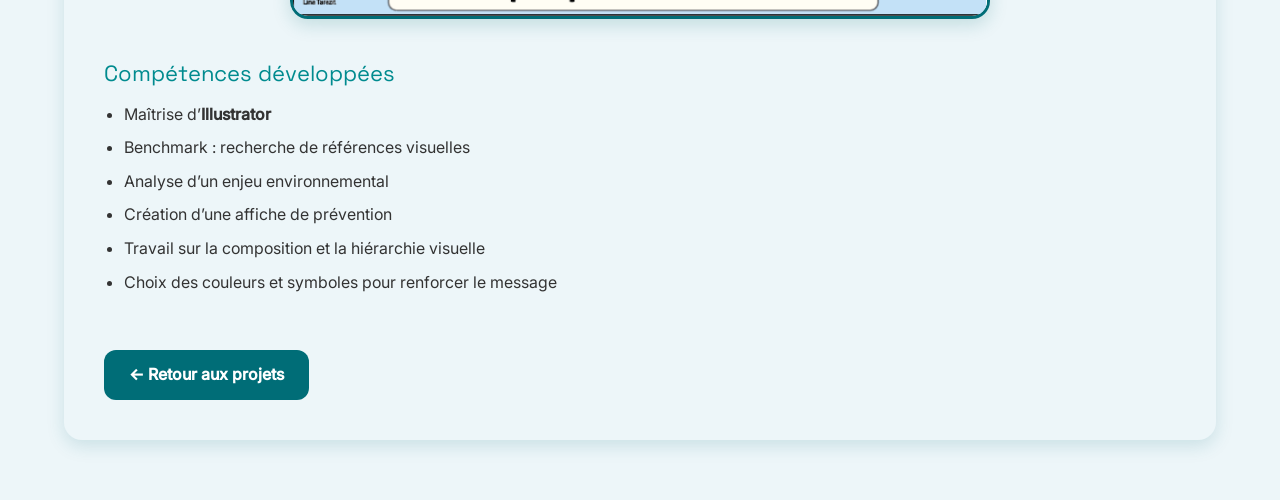
<file: projet-prevention-ia.html>
<!DOCTYPE html>
<html lang="fr">

<head>
    <meta charset="UTF-8">
    <title>Affiche Prévention IA – Lina Tarazit</title>
    <link rel="stylesheet" href="style.css">
    <script src="script.js" defer></script>
</head>

<body>

    <header>
        <nav>
            <h2 class="logo"><a href="index.html">Lina Tarazit</a></h2>
            <ul>
                <li><a href="projets.html">Projets</a></li>
                <li><a href="competences.html">Compétences</a></li>
                <li><a href="apropos.html">À propos</a></li>
                <li><a href="contact.html">Contact</a></li>
            </ul>
        </nav>
    </header>

    <section id="projet-detail">

        <h1>Affiche Prévention IA</h1>

        <p class="projet-desc">
            Ce projet avait pour objectif de choisir un <strong>thème actuel</strong> qui touche notre société
            et d’en réaliser une <strong>affiche de sensibilisation</strong> destinée aux étudiants de l’UPEC.
            J’ai choisi de travailler sur l’impact de l’utilisation des <strong>intelligences artificielles</strong>,
            un sujet en pleine expansion qui soulève de nombreuses questions environnementales.
        </p>

        <p class="projet-desc">
            Pour construire cette affiche, j’ai d’abord effectué un <strong>benchmark</strong> afin d’étudier
            les codes visuels des campagnes de prévention existantes. J’ai ensuite travaillé sur la
            <strong>composition graphique</strong>, la hiérarchie visuelle, les couleurs et les symboles pour
            transmettre un message clair et percutant.
        </p>

        <p class="projet-desc">
            Ce projet m’a permis de renforcer ma maîtrise d’<strong>Illustrator</strong> et de développer une
            approche plus conceptuelle du design, en mettant en avant un enjeu environnemental majeur lié à
            l’usage croissant de l’IA.
        </p>


        <h3>Affiche finale</h3>

        <div class="affiche-container">
            <img src="images/AfficheSensiIA.png" alt="Affiche Prévention IA" class="affiche-img">
        </div>

        <h3>Compétences développées</h3>
        <ul class="projet-list">
            <li>Maîtrise d’<strong>Illustrator</strong></li>
            <li>Benchmark : recherche de références visuelles</li>
            <li>Analyse d’un enjeu environnemental</li>
            <li>Création d’une affiche de prévention</li>
            <li>Travail sur la composition et la hiérarchie visuelle</li>
            <li>Choix des couleurs et symboles pour renforcer le message</li>
        </ul>

        <a href="projets.html" class="retour-btn">← Retour aux projets</a>

    </section>

</body>

</html>
</file>
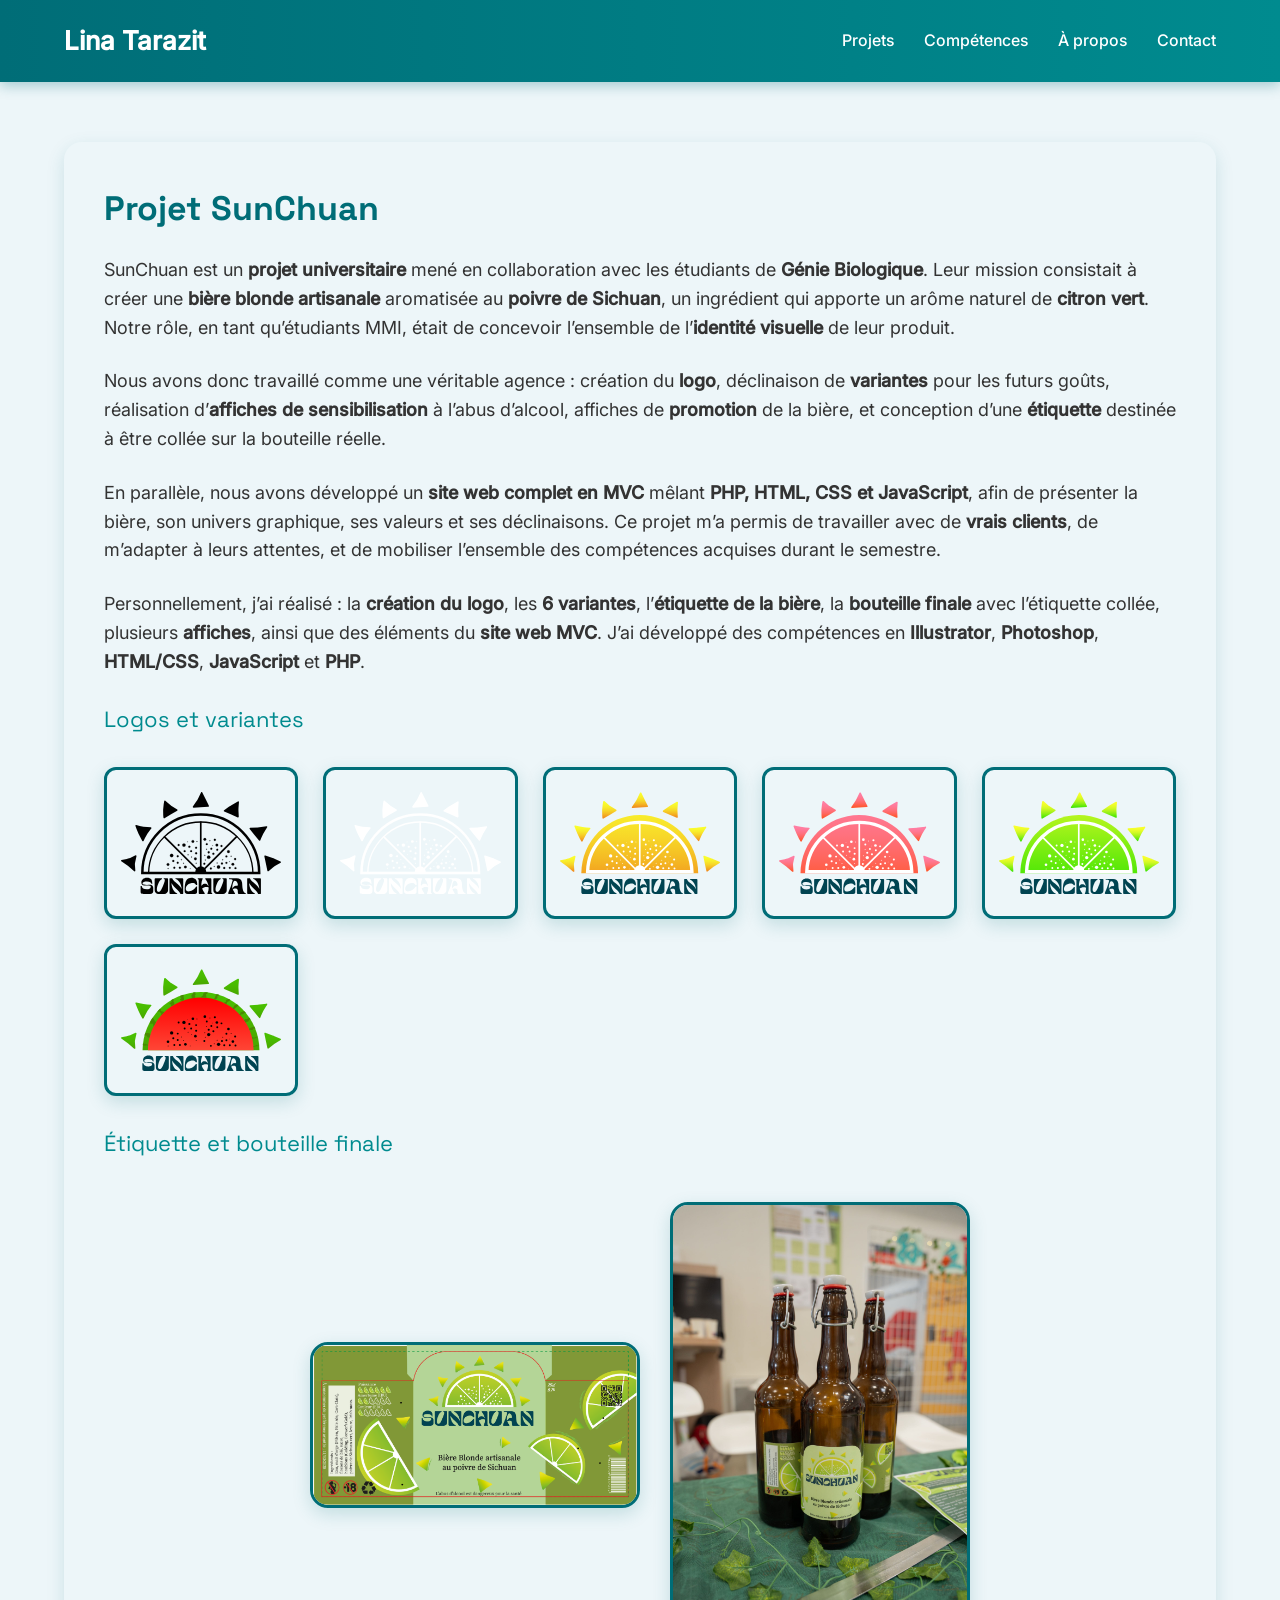
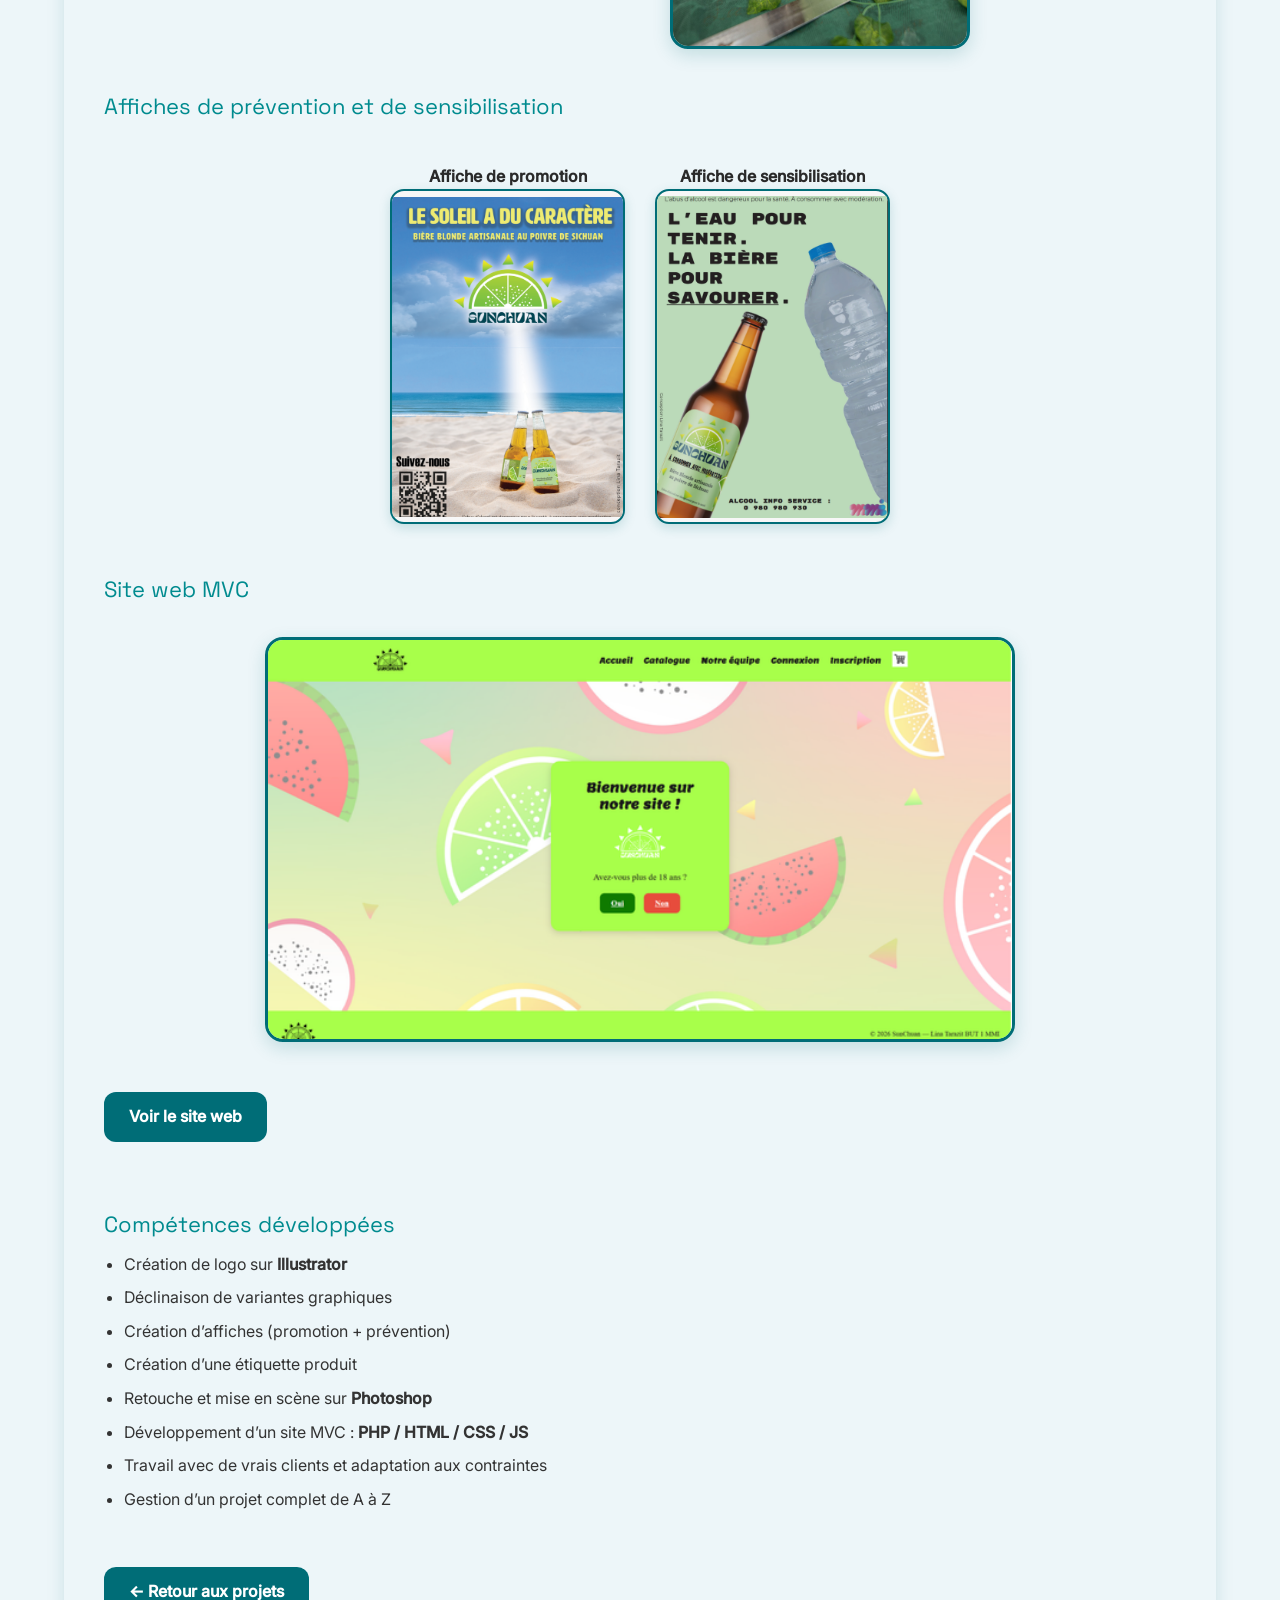
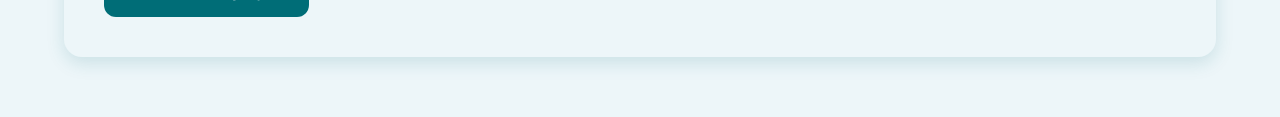
<file: projet-sunchuan.html>
<!DOCTYPE html>
<html lang="fr">

<head>
    <meta charset="UTF-8">
    <title>Projet SunChuan – Lina Tarazit</title>
    <link rel="stylesheet" href="style.css">
    <script src="script.js" defer></script>
</head>

<body>

<header>
    <nav>
        <h2 class="logo"><a href="index.html">Lina Tarazit</a></h2>
        <ul>
            <li><a href="projets.html">Projets</a></li>
            <li><a href="competences.html">Compétences</a></li>
            <li><a href="apropos.html">À propos</a></li>
            <li><a href="contact.html">Contact</a></li>
        </ul>
    </nav>
</header>

<section id="projet-detail">

    <h1>Projet SunChuan</h1>

    <p class="projet-desc">
        SunChuan est un <strong>projet universitaire</strong> mené en collaboration avec les étudiants de
        <strong>Génie Biologique</strong>. Leur mission consistait à créer une <strong>bière blonde artisanale</strong>
        aromatisée au <strong>poivre de Sichuan</strong>, un ingrédient qui apporte un arôme naturel de
        <strong>citron vert</strong>. Notre rôle, en tant qu’étudiants MMI, était de concevoir l’ensemble de
        l’<strong>identité visuelle</strong> de leur produit.
    </p>

    <p class="projet-desc">
        Nous avons donc travaillé comme une véritable agence : création du <strong>logo</strong>, déclinaison
        de <strong>variantes</strong> pour les futurs goûts, réalisation d’<strong>affiches de sensibilisation</strong>
        à l’abus d’alcool, affiches de <strong>promotion</strong> de la bière, et conception d’une
        <strong>étiquette</strong> destinée à être collée sur la bouteille réelle.
    </p>

    <p class="projet-desc">
        En parallèle, nous avons développé un <strong>site web complet en MVC</strong> mêlant
        <strong>PHP, HTML, CSS et JavaScript</strong>, afin de présenter la bière, son univers graphique,
        ses valeurs et ses déclinaisons. Ce projet m’a permis de travailler avec de <strong>vrais clients</strong>,
        de m’adapter à leurs attentes, et de mobiliser l’ensemble des compétences acquises durant le semestre.
    </p>

    <p class="projet-desc">
        Personnellement, j’ai réalisé : la <strong>création du logo</strong>, les <strong>6 variantes</strong>,
        l’<strong>étiquette de la bière</strong>, la <strong>bouteille finale</strong> avec l’étiquette collée,
        plusieurs <strong>affiches</strong>, ainsi que des éléments du <strong>site web MVC</strong>.  
        J’ai développé des compétences en <strong>Illustrator</strong>, <strong>Photoshop</strong>,
        <strong>HTML/CSS</strong>, <strong>JavaScript</strong> et <strong>PHP</strong>.
    </p>

    <h3>Logos et variantes</h3>
    <div class="logo-grid">
        <img src="images/logo_sunchuan_black.svg" class="logo-item" alt="Logo SunChuan 1">
        <img src="images/logo_sunchuan_white.svg" class="logo-item" alt="Logo SunChuan 2">
        <img src="images/logo_sunchuan_florian.svg" class="logo-item" alt="Logo SunChuan 3">
        <img src="images/logo_sunchuan_pamplemousse.svg" class="logo-item" alt="Logo SunChuan 4">
        <img src="images/sunchuan_logo_citron_vert.svg" class="logo-item" alt="Logo SunChuan 5">
        <img src="images/sunchuan_logo_pasteque.svg" class="logo-item" alt="Logo SunChuan 6">
    </div>

    <h3>Étiquette et bouteille finale</h3>
    <div class="etiquette-flex">
        <img src="images/EtiquetteBiere.png" class="etiquette-img" alt="Étiquette SunChuan">
        <img src="images/BouteilleBiere.jpg" class="bouteille-img" alt="Bouteille SunChuan avec étiquette">
    </div>

<h3>Affiches de prévention et de sensibilisation</h3>

<div class="affiche-sunchuan-grid">
    <div class="affiche-item">
        <h4>Affiche de promotion</h4>
        <img src="images/AffichePromoBiere.png"Affiche de prévention SunChuan">
    </div>

    <div class="affiche-item">
        <h4>Affiche de sensibilisation</h4>
        <img src="images/AfficheSensiBiere.png" alt="Affiche de sensibilisation SunChuan">
    </div>
</div>


    <h3>Site web MVC</h3>
    <div class="site-container">
        <img src="images/SiteSunChuan.png" class="site-img" alt="Site web SunChuan">
    </div>

    <a href="https://sunchuan.but1.mmi-iutsf.org/" target="_blank" class="site-btn">Voir le site web</a>

    <h3>Compétences développées</h3>
    <ul class="projet-list">
        <li>Création de logo sur <strong>Illustrator</strong></li>
        <li>Déclinaison de variantes graphiques</li>
        <li>Création d’affiches (promotion + prévention)</li>
        <li>Création d’une étiquette produit</li>
        <li>Retouche et mise en scène sur <strong>Photoshop</strong></li>
        <li>Développement d’un site MVC : <strong>PHP / HTML / CSS / JS</strong></li>
        <li>Travail avec de vrais clients et adaptation aux contraintes</li>
        <li>Gestion d’un projet complet de A à Z</li>
    </ul>

    <a href="projets.html" class="retour-btn">← Retour aux projets</a>

</section>
<script src="script.js"></script>
</body>
</html>
</file>
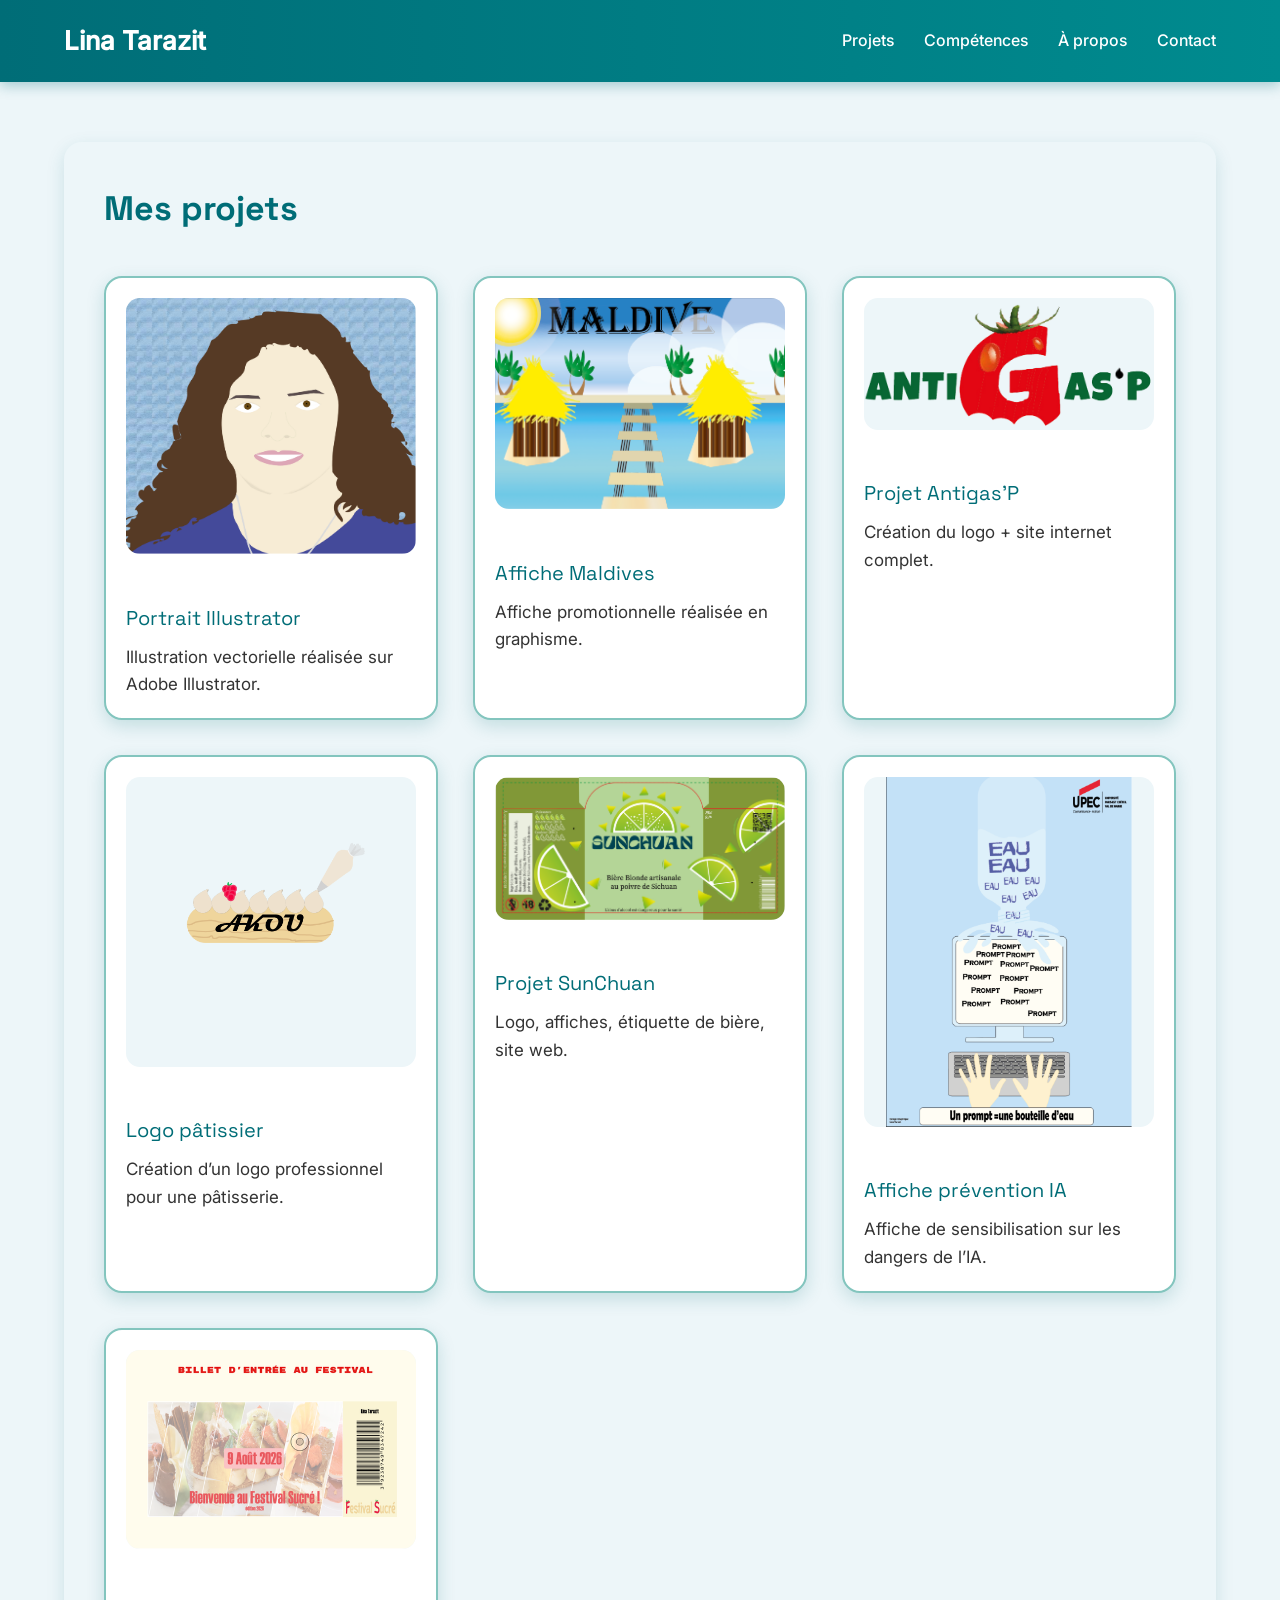
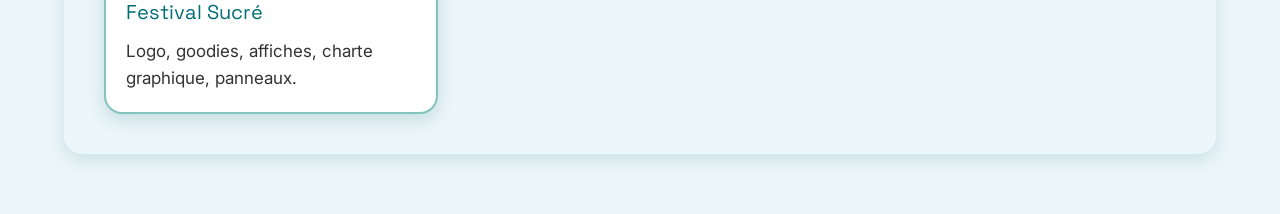
<file: projets.html>
<!DOCTYPE html>
<html lang="fr">

<head>
    <meta charset="UTF-8">
    <title>Projets – Lina Tarazit</title>
    <link rel="stylesheet" href="style.css">
</head>

<body>

<header>
    <nav>
        <h2 class="logo"><a href="index.html">Lina Tarazit</a></h2>
        <ul>
            <li><a href="projets.html">Projets</a></li>
            <li><a href="competences.html">Compétences</a></li>
            <li><a href="apropos.html">À propos</a></li>
            <li><a href="contact.html">Contact</a></li>
        </ul>
    </nav>
</header>


<section id="projets">
    <h1>Mes projets</h1>

    <div class="project-grid">

        <!-- Portrait Illustrator -->
        <a href="projet-portrait.html" class="project-card">
            <img src="images/AutoPortrait.png" alt="Portrait Illustrator">
            <h3>Portrait Illustrator</h3>
            <p>Illustration vectorielle réalisée sur Adobe Illustrator.</p>
        </a>

        <!-- Affiche Maldives -->
        <a href="projet-maldives.html" class="project-card">
            <img src="images/Affiche_Maldive.png" alt="Affiche Maldives">
            <h3>Affiche Maldives</h3>
            <p>Affiche promotionnelle réalisée en graphisme.</p>
        </a>

        <!-- Projet Antigas’P -->
        <a href="projet-antigasp.html" class="project-card">
            <img src="images/Logo_AntiGasP.png" alt="Projet Antigas’P">
            <h3>Projet Antigas’P</h3>
            <p>Création du logo + site internet complet.</p>
        </a>

        <!-- Logo pâtissier -->
        <a href="projet-patissier.html" class="project-card">
            <img src="images/LogoAkou.png" alt="Logo pâtissier">
            <h3>Logo pâtissier</h3>
            <p>Création d’un logo professionnel pour une pâtisserie.</p>
        </a>

        <!-- Projet SunChuan -->
        <a href="projet-sunchuan.html" class="project-card">
            <img src="images/EtiquetteBiere.png" alt="Projet SunChuan">
            <h3>Projet SunChuan</h3>
            <p>Logo, affiches, étiquette de bière, site web.</p>
        </a>

        <!-- Affiche prévention IA -->
        <a href="projet-prevention-ia.html" class="project-card">
            <img src="images/AfficheSensiIA.png" alt="Affiche prévention IA">
            <h3>Affiche prévention IA</h3>
            <p>Affiche de sensibilisation sur les dangers de l’IA.</p>
        </a>

        <!-- Festival Sucré -->
        <a href="projet-festival-sucre.html" class="project-card">
            <img src="images/BilletFestival.png" alt="Festival Sucré">
            <h3>Festival Sucré</h3>
            <p>Logo, goodies, affiches, charte graphique, panneaux.</p>
        </a>

    </div>
    
</section>

</body>
</html>
</file>
<file: style.css>
/* -------------------------------------------------- */
/* RESET */
/* -------------------------------------------------- */

* {
    margin: 0;
    padding: 0;
    box-sizing: border-box;
}

body {
    font-family: 'Inter', sans-serif;
    background: #edf6f9;
    color: #2a2a2a;
    line-height: 1.6;
    overflow-x: hidden;
}

/* -------------------------------------------------- */
/* IMPORT DES POLICES LOCALES (dossier Polices) */
/* -------------------------------------------------- */

@font-face {
    font-family: 'SpaceGrotesk';
    src: url('Polices/SpaceGrotesk-Regular.ttf') format('opentype');
    font-weight: 400;
}

@font-face {
    font-family: 'SpaceGrotesk';
    src: url('Polices/SpaceGrotesk-Bold.ttf') format('opentype');
    font-weight: 700;
}

@font-face {
    font-family: 'Inter';
    src: url('Polices/Inter_18pt-Regular.ttf') format('truetype');
    font-weight: 400;
}

@font-face {
    font-family: 'Inter';
    src: url('Polices/Inter_18pt-Medium.ttf') format('truetype');
    font-weight: 500;
}

@font-face {
    font-family: 'JetBrainsMono';
    src: url('Polices/JetBrainsMono-Regular.ttf') format('truetype');
    font-weight: 400;
}

/* TITRES */
h1, h2 {
    font-family: 'SpaceGrotesk', sans-serif;
    font-weight: 700;
    color: #006d77;
}

h3 {
    font-family: 'SpaceGrotesk', sans-serif;
    font-weight: 400;
    color: #006d77;
}

/* PARAGRAPHES */
p, li {
    font-family: 'Inter', sans-serif;
    font-weight: 400;
    font-size: 17px;
    line-height: 1.6;
    color: #333;
}

/* MENU + BOUTONS */
nav a, button, .btn-accueil {
    font-family: 'Inter', sans-serif;
    font-weight: 500;
}

/* ACCENTS DEV */
.code-accent {
    font-family: 'JetBrainsMono', monospace;
    font-weight: 400;
    font-size: 15px;
    color: #006d77;
}

/* -------------------------------------------------- */
/* HEADER */
/* -------------------------------------------------- */

header {
    background: linear-gradient(90deg, #006d77, #008b8f);
    padding: 20px 0;
    position: sticky;
    top: 0;
    z-index: 100;
    box-shadow: 0 4px 12px rgba(0, 109, 119, 0.3);
}

nav {
    width: 90%;
    margin: auto;
    display: flex;
    justify-content: space-between;
    align-items: center;
}

.logo a {
    color: white;
    text-decoration: none;
    font-size: 26px;
    font-weight: 700;
}

nav ul {
    list-style: none;
    display: flex;
    gap: 30px;
}

nav ul li a {
    color: white;
    text-decoration: none;
    font-size: 16px;
    transition: 0.3s ease;
}

nav ul li a:hover {
    opacity: 0.8;
}

/* -------------------------------------------------- */
/* SECTIONS */
/* -------------------------------------------------- */

section {
    width: 90%;
    margin: 60px auto;
    padding: 40px;
    background: #edf6f9;
    border-radius: 18px;
    box-shadow: 0 6px 18px rgba(0, 109, 119, 0.15);
    animation: fadeIn 0.8s ease forwards;
}

@keyframes fadeIn {
    from { opacity: 0; transform: translateY(20px); }
    to { opacity: 1; transform: translateY(0); }
}

section h1 {
    font-size: 34px;
    margin-bottom: 20px;
    color: #006d77;
    font-weight: 700;
}

section h3 {
    font-size: 22px;
    margin: 25px 0 10px;
    color: #008b8f;
}

/* -------------------------------------------------- */
/* PROJETS */
/* -------------------------------------------------- */

.project-grid {
    display: grid;
    grid-template-columns: repeat(auto-fit, minmax(280px, 1fr));
    gap: 35px;
    margin-top: 40px;
}

.project-card {
    display: block;
    background: #ffffff;
    border-radius: 18px;
    padding: 20px;
    text-decoration: none;
    color: inherit;
    border: 2px solid #83c5be;
    box-shadow: 0 6px 18px rgba(0, 109, 119, 0.18);
    transition: 0.3s ease;
}

.project-card:hover {
    transform: translateY(-8px);
    box-shadow: 0 10px 25px rgba(0, 109, 119, 0.25);
}

.project-card img {
    width: 100%;
    max-height: 350px;
    object-fit: contain;
    background: #edf6f9;
    border-radius: 14px;
    margin-bottom: 15px;
}

.project-card h3 {
    font-size: 20px;
    margin-bottom: 10px;
    color: #006d77;
    transition: 0.3s ease;
}

.project-card:hover h3 {
    color: #008b8f;
}

/* -------------------------------------------------- */
/* PAGE PROJET DETAIL */
/* -------------------------------------------------- */

#projet-detail {
    text-align: left;
}

.projet-desc {
    font-size: 18px;
    margin-bottom: 25px;
}

/* -------------------------------------------------- */
/* SLIDER AVANT / APRÈS */
/* -------------------------------------------------- */

.slider-container {
    position: relative;
    width: 100%;
    max-width: 700px;
    margin: 40px auto;
    overflow: hidden;
    border-radius: 18px;
    border: 3px solid #006d77;
    box-shadow: 0 6px 18px rgba(0, 109, 119, 0.18);
}

.slider-img img {
    width: 100%;
    display: block;
}

.slider-img.vector {
    position: absolute;
    top: 0;
    left: 0;
    width: 50%;
    overflow: hidden;
}

.slider-range {
    width: 100%;
    margin-top: 20px;
    cursor: pointer;
}

.slider-img.original img {
    transform: scale(0.97);
}

/* -------------------------------------------------- */
/* LISTES */
/* -------------------------------------------------- */

.projet-list {
    margin-left: 20px;
    margin-bottom: 25px;
}

.projet-list li {
    margin-bottom: 8px;
    font-size: 16px;
}

/* -------------------------------------------------- */
/* BOUTON RETOUR */
/* -------------------------------------------------- */

.retour-btn {
    display: inline-block;
    margin-top: 30px;
    padding: 12px 25px;
    background: #006d77;
    color: white;
    border-radius: 12px;
    text-decoration: none;
    font-weight: 600;
    transition: 0.3s ease;
}

.retour-btn:hover {
    background: #008b8f;
}

/* -------------------------------------------------- */
/* RESPONSIVE */
/* -------------------------------------------------- */

@media (max-width: 768px) {
    nav ul {
        gap: 15px;
    }

    section {
        padding: 25px;
    }

    .project-card img {
        max-height: 250px;
    }
}


.slider-img img {
    width: 100%;
    height: auto;
    object-fit: cover;
}
.slider-img.original img,
.slider-img.vector img {
    aspect-ratio: 1 / 1; /* ou 4/5 selon ton portrait */
}



/* -------------------------------------------------- */
/* COMPETENCES */
/* -------------------------------------------------- */

#competences {
    text-align: center;
}

.competences-intro {
    font-size: 18px;
    margin-bottom: 30px;
    color: #444;
    max-width: 600px;
    margin-left: auto;
    margin-right: auto;
}

.competences-grid {
    display: grid;
    grid-template-columns: repeat(auto-fit, minmax(260px, 1fr));
    gap: 35px;
    margin-top: 40px;
}

.competence-card {
    background: #ffffff;
    padding: 25px;
    border-radius: 18px;
    box-shadow: 0 6px 18px rgba(0, 109, 119, 0.18);
    border: 2px solid #83c5be;
    transition: 0.3s ease;
}

.competence-card:hover {
    transform: translateY(-6px);
    box-shadow: 0 10px 25px rgba(0, 109, 119, 0.25);
}

.competence-card h3 {
    color: #006d77;
    margin-bottom: 15px;
    font-size: 22px;
}

/* Barres de progression */
.skill {
    margin-bottom: 15px;
    text-align: left;
}

.skill span {
    font-weight: 600;
    color: #333;
}

.bar {
    width: 100%;
    height: 10px;
    background: #edf6f9;
    border-radius: 10px;
    margin-top: 5px;
    overflow: hidden;
}

.progress {
    height: 100%;
    background: #006d77;
    width: 0;
    border-radius: 10px;
    transition: width 1s ease;
}

/* -------------------------------------------------- */
/* PAGE AFFICHE MALDIVES */
/* -------------------------------------------------- */

.affiche-container {
    width: 100%;
    max-width: 700px;
    margin: 30px auto;
    text-align: center;
}

.affiche-img {
    width: 100%;
    border-radius: 18px;
    border: 3px solid #006d77;
    box-shadow: 0 6px 18px rgba(0, 109, 119, 0.18);
}

/* -------------------------------------------------- */
/* PAGE ANTIGAS’P */
/* -------------------------------------------------- */

.site-container {
    width: 100%;
    max-width: 900px;
    margin: 30px auto;
    text-align: center;
}

.site-img {
    width: 100%;
    border-radius: 18px;
    border: 3px solid #006d77;
    box-shadow: 0 6px 18px rgba(0, 109, 119, 0.18);
}

.site-btn {
    display: inline-block;
    margin: 20px auto 40px;
    padding: 12px 25px;
    background: #006d77;
    color: white;
    border-radius: 12px;
    text-decoration: none;
    font-weight: 600;
    transition: 0.3s ease;
}

.site-btn:hover {
    background: #008b8f;
}


/* -------------------------------------------------- */
/* PAGE LOGO AKOU */
/* -------------------------------------------------- */

.affiche-container {
    width: 100%;
    max-width: 600px;
    margin: 30px auto;
    text-align: center;
}

.affiche-img {
    width: 100%;
    border-radius: 18px;
    border: 3px solid #006d77;
    box-shadow: 0 6px 18px rgba(0, 109, 119, 0.18);
}


/* -------------------------------------------------- */
/* PAGE PREVENTION IA */
/* -------------------------------------------------- */

.affiche-container {
    width: 100%;
    max-width: 700px;
    margin: 30px auto;
    text-align: center;
}

.affiche-img {
    width: 100%;
    border-radius: 18px;
    border: 3px solid #006d77;
    box-shadow: 0 6px 18px rgba(0, 109, 119, 0.18);
}


/* -------------------------------------------------- */
/* PAGE SUNCHUAN */
/* -------------------------------------------------- */

.logo-grid {
    display: grid;
    grid-template-columns: repeat(auto-fit, minmax(180px, 1fr));
    gap: 25px;
    margin: 30px 0;
}

.logo-item {
    width: 100%;
    border-radius: 12px;
    border: 3px solid #006d77;
    background: #edf6f9;
    padding: 10px;
    box-shadow: 0 6px 18px rgba(0, 109, 119, 0.18);
}

.etiquette-flex {
    display: flex;
    gap: 30px;
    justify-content: center;
    align-items: center;
    margin: 40px 0;
    flex-wrap: wrap;
}

.etiquette-img {
    width: 330px;        /* +30px, très léger mais visible */
    height: auto;
    border-radius: 18px;
    border: 3px solid #006d77;
    box-shadow: 0 6px 18px rgba(0, 109, 119, 0.18);
}

.bouteille-img {
    width: 300px;
    border-radius: 18px;
    border: 3px solid #006d77;
    box-shadow: 0 6px 18px rgba(0, 109, 119, 0.18);
}

.site-container {
    width: 100%;
    max-width: 900px;
    margin: 30px auto;
    text-align: center;
}

.site-img {
    width: 85%;          /* au lieu de 100% */
    max-width: 750px;    /* limite la taille */
    border-radius: 18px;
    border: 3px solid #006d77;
    box-shadow: 0 6px 18px rgba(0, 109, 119, 0.18);
    margin: auto;        /* pour bien centrer */
    display: block;
}


.site-btn {
    display: inline-block;
    margin: 20px auto 40px;
    padding: 12px 25px;
    background: #006d77;
    color: white;
    border-radius: 12px;
    text-decoration: none;
    font-weight: 600;
    transition: 0.3s ease;
}

.site-btn:hover {
    background: #008b8f;
}


/* -------------------------------------------------- */
/* AFFICHES SUNCHUAN — AJUSTEMENT MICRO */
/* -------------------------------------------------- */

.affiche-sunchuan-grid {
    display: flex;
    flex-wrap: wrap;
    justify-content: center;
    gap: 30px;
    margin: 40px 0;
}

.affiche-item {
    text-align: center;
}

/* Micro-augmentation du cadre pour que l’affiche rentre parfaitement */
.affiche-item img {
    width: 235px;        /* +5px */
    height: 335px;       /* +5px */
    object-fit: contain;
    background: #f7f7f7;
    border-radius: 14px;
    border: 2px solid #006d77;
    box-shadow: 0 4px 12px rgba(0, 109, 119, 0.18);
}


/* -------------------------------------------------- */
/* PAGE FESTIVAL SUCRÉ */
/* -------------------------------------------------- */

/* -------------------------------------------------- */
/* AFFICHE FESTIVAL SUCRÉ — même taille que SunChuan */
/* -------------------------------------------------- */

.affiche-festival {
    width: 220px;        /* légèrement plus petit */
    height: 310px;       /* proportions A3 réduites */
    object-fit: contain;
    background: #f7f7f7;
    border-radius: 14px;
    border: 2px solid #006d77;
    box-shadow: 0 4px 12px rgba(0, 109, 119, 0.18);
    display: block;
    margin: 0 auto;
}



/* Billet */
.billet-container {
    width: 100%;
    max-width: 500px;
    margin: 30px auto;
    text-align: center;
}

/* Billet — même taille que la signalétique */
.billet-img {
    width: 330px;        /* même largeur que .signal-item */
    height: auto;        /* proportions respectées */
    border-radius: 12px;
    border: 3px solid #006d77;
    box-shadow: 0 6px 18px rgba(0, 109, 119, 0.18);
    margin: auto;
    display: block;
}


/* Signalétique */
.signal-grid {
    display: grid;
    grid-template-columns: repeat(auto-fit, minmax(220px, 1fr));
    gap: 25px;
    margin: 40px 0;
}

.signal-item {
    width: 330px;        /* même taille que l’étiquette */
    height: auto;        /* proportions respectées */
    border-radius: 12px;
    border: 3px solid #006d77;
    box-shadow: 0 6px 18px rgba(0, 109, 119, 0.18);
    margin: auto;
    display: block;
}


/* -------------------------------------------------- */
/* BOUTON ACCUEIL — PREMIUM BLEU CANARD */
/* -------------------------------------------------- */

.btn-accueil {
    display: inline-block;
    padding: 14px 32px;
    background-color: #006d77;
    color: white;
    font-size: 18px;
    font-weight: 600;
    border-radius: 30px;
    text-decoration: none;
    transition: 0.3s ease;
    box-shadow: 0 6px 18px rgba(0, 109, 119, 0.25);
    margin-top: 25px;
}

.btn-accueil:hover {
    background-color: #008b8f;
    transform: translateY(-4px);
    box-shadow: 0 10px 25px rgba(0, 109, 119, 0.35);
}
</file>
